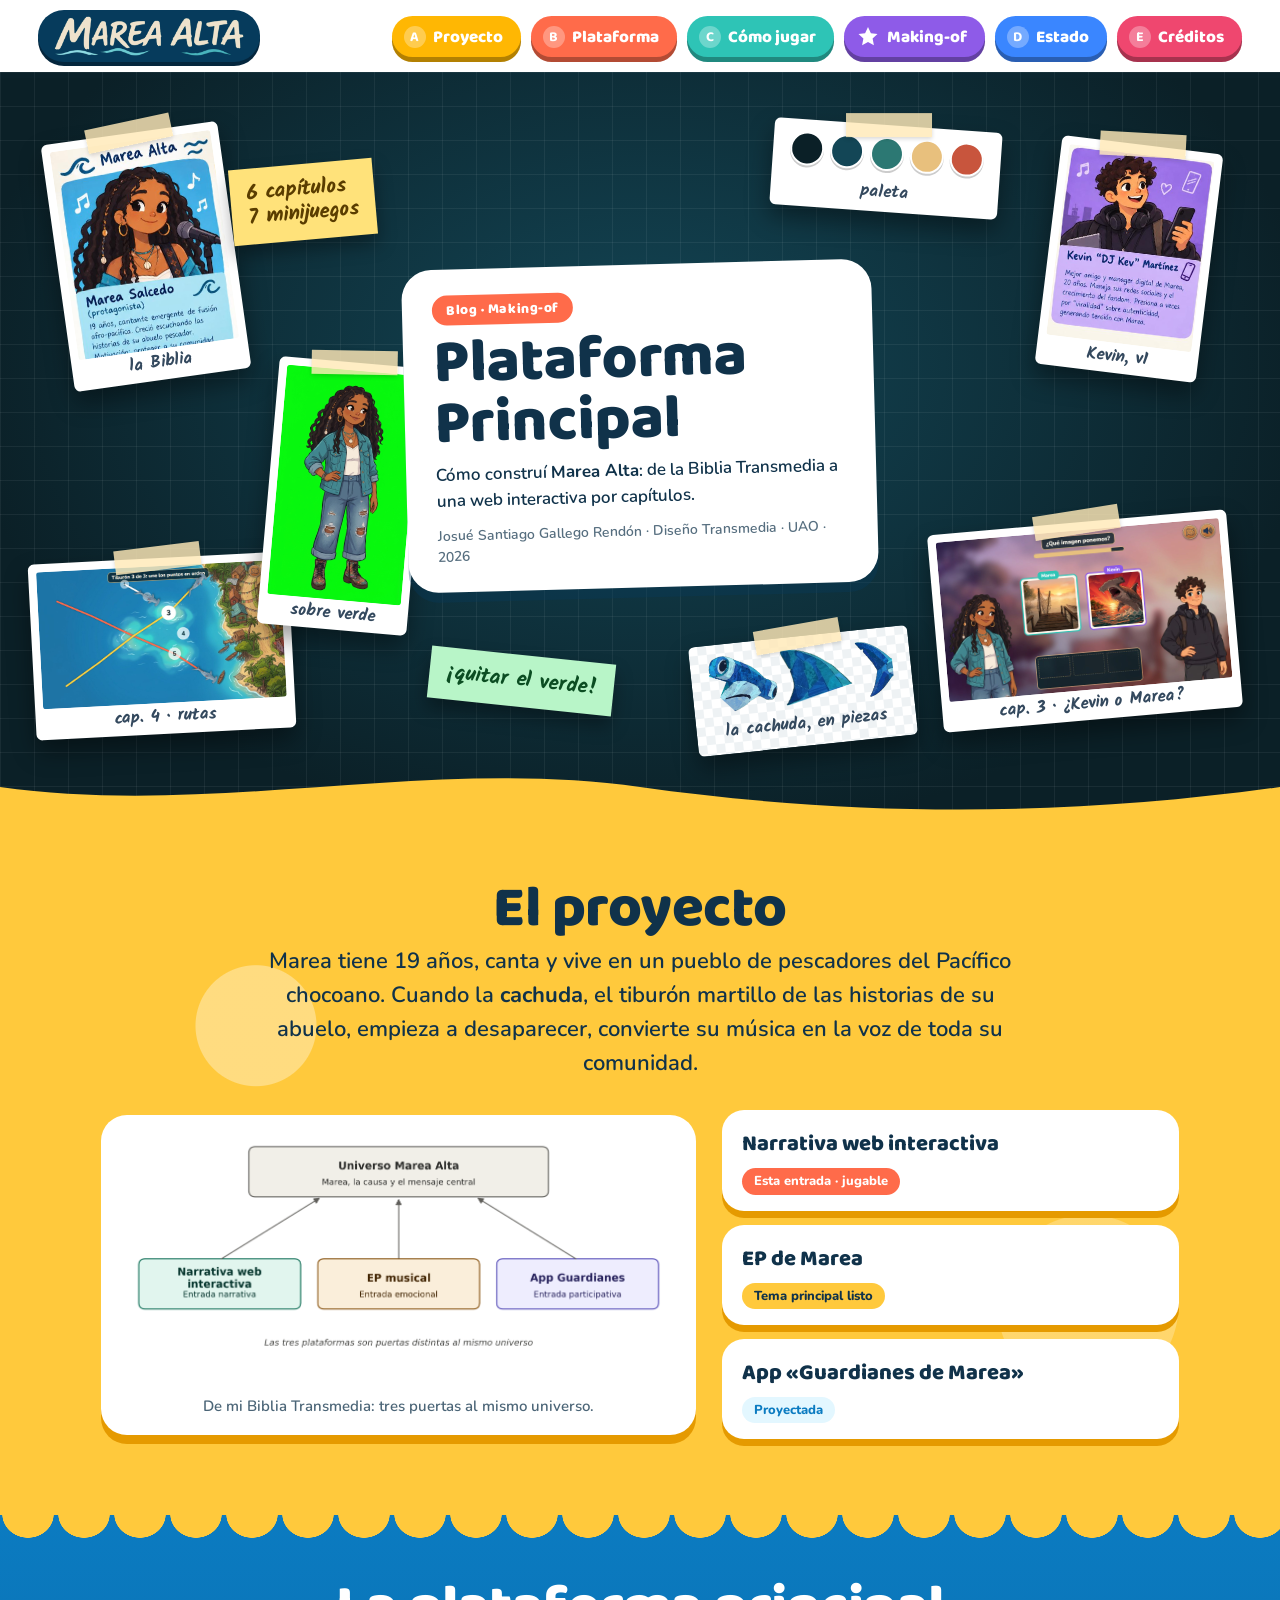
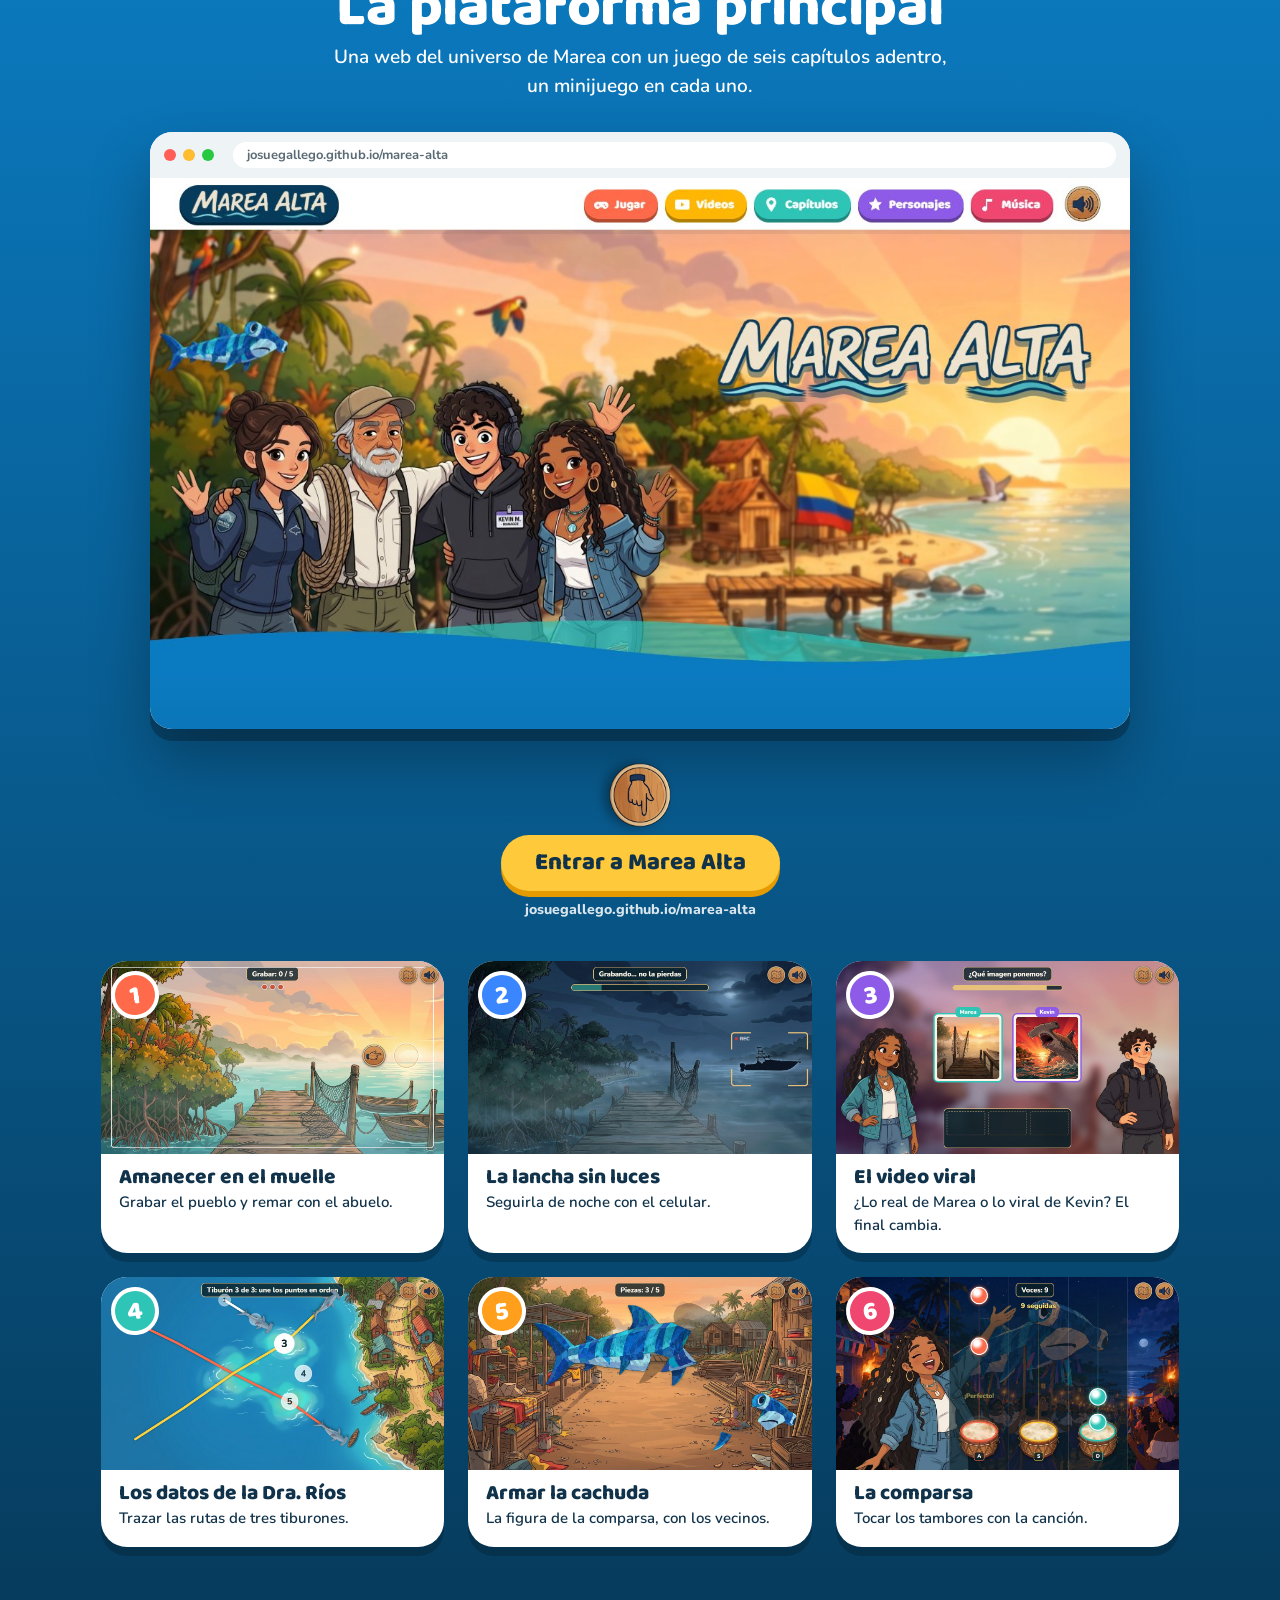
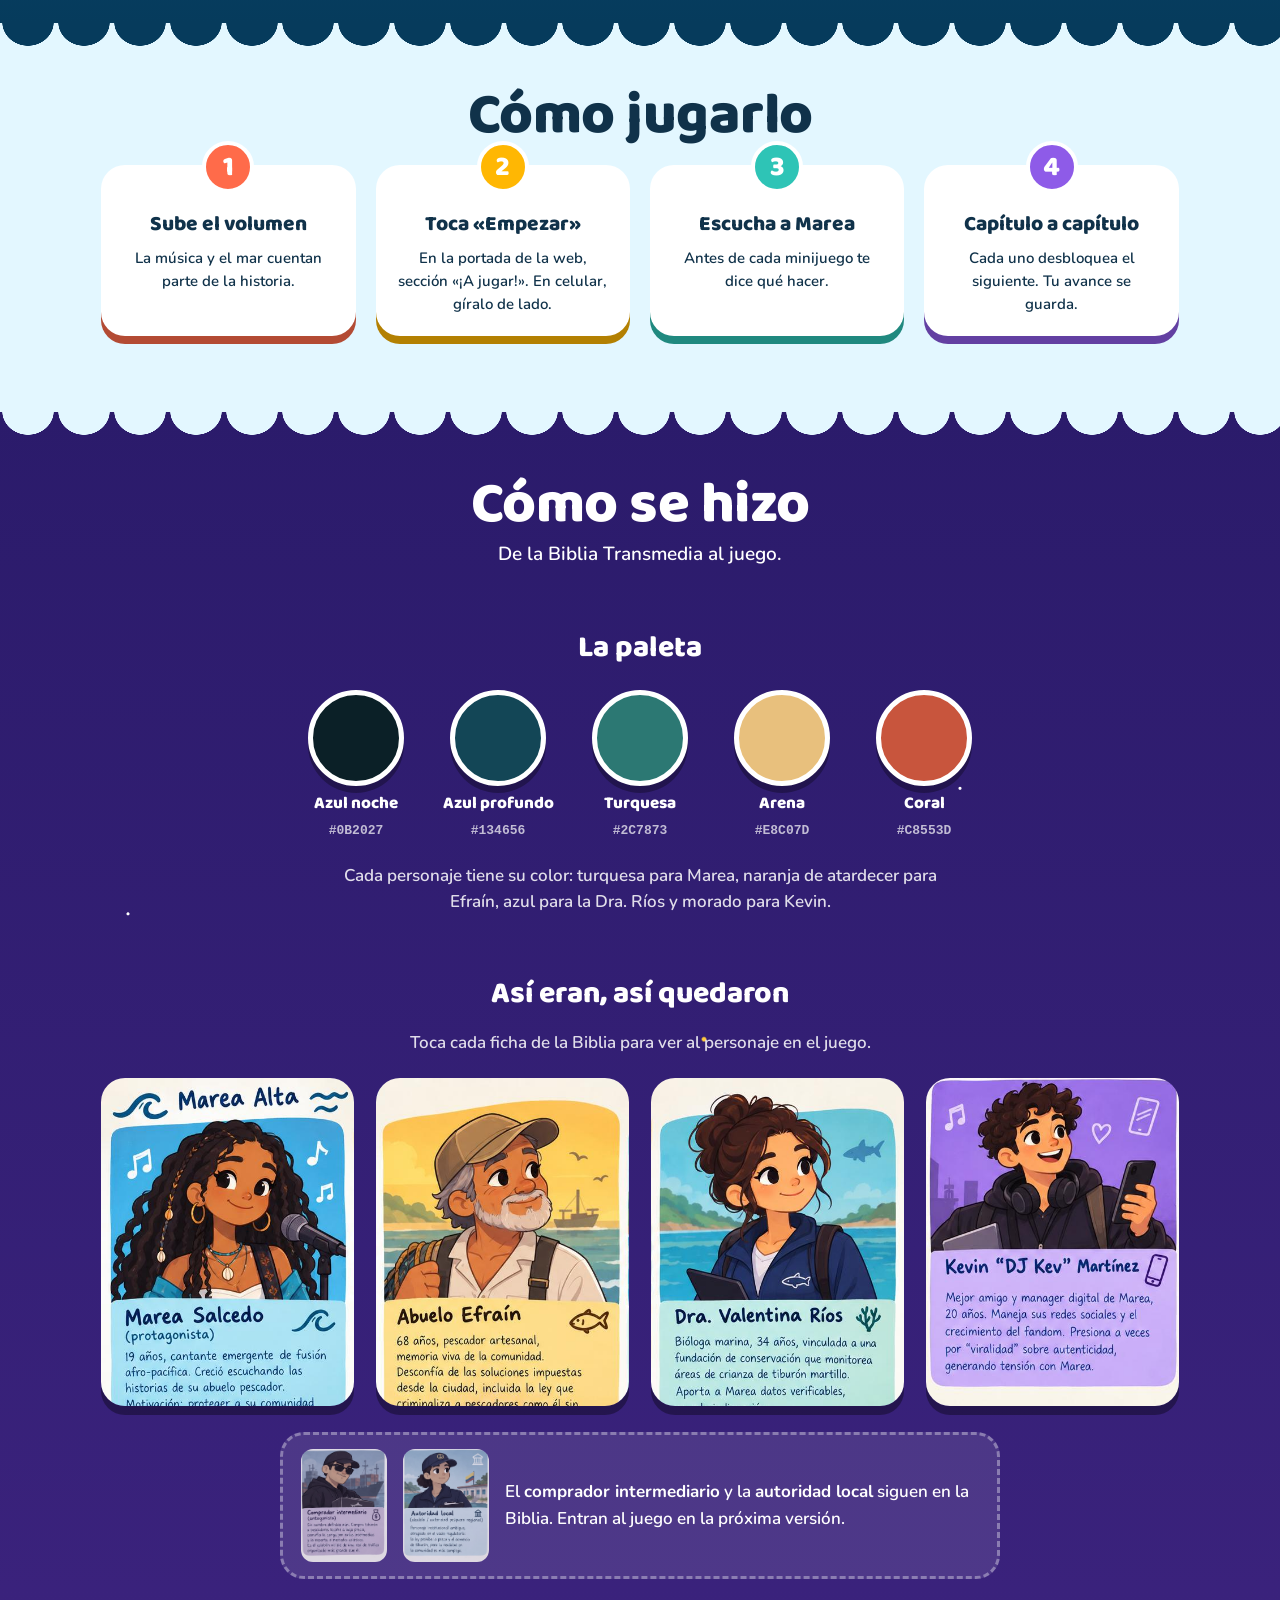
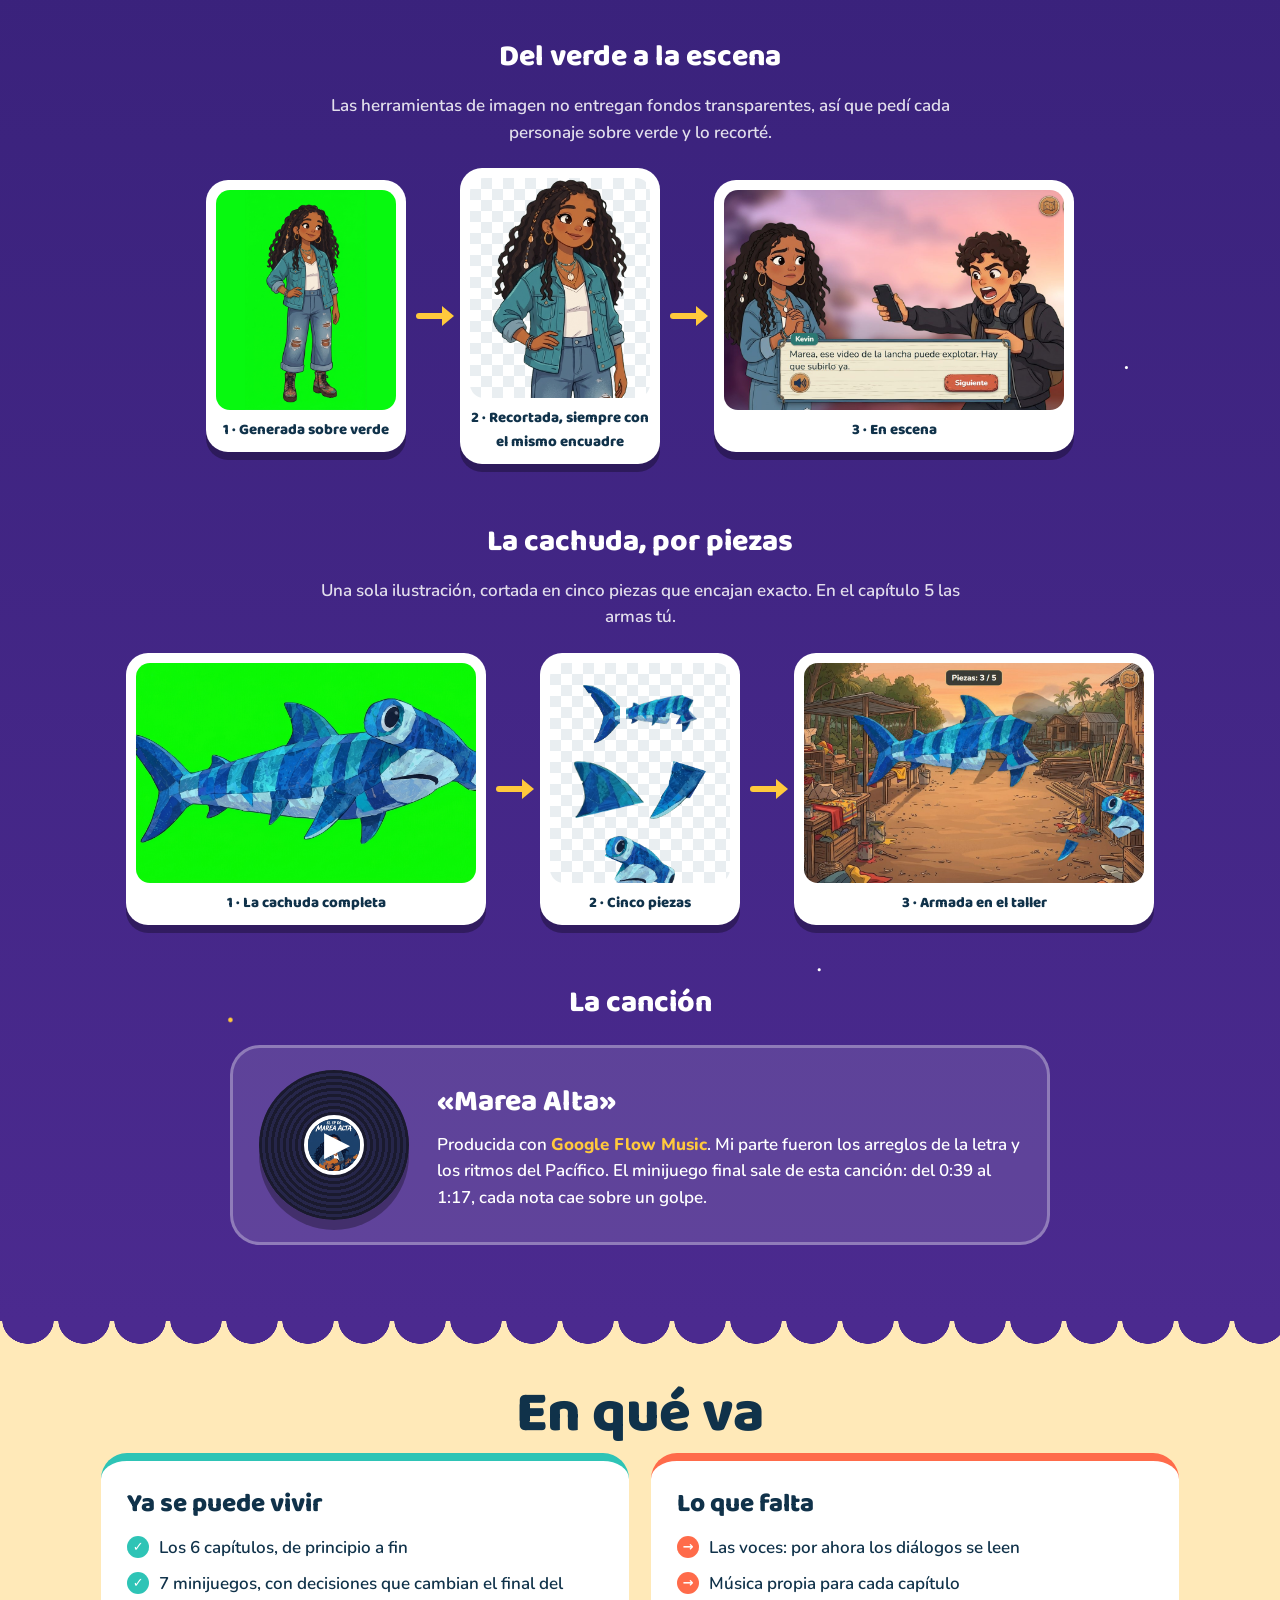
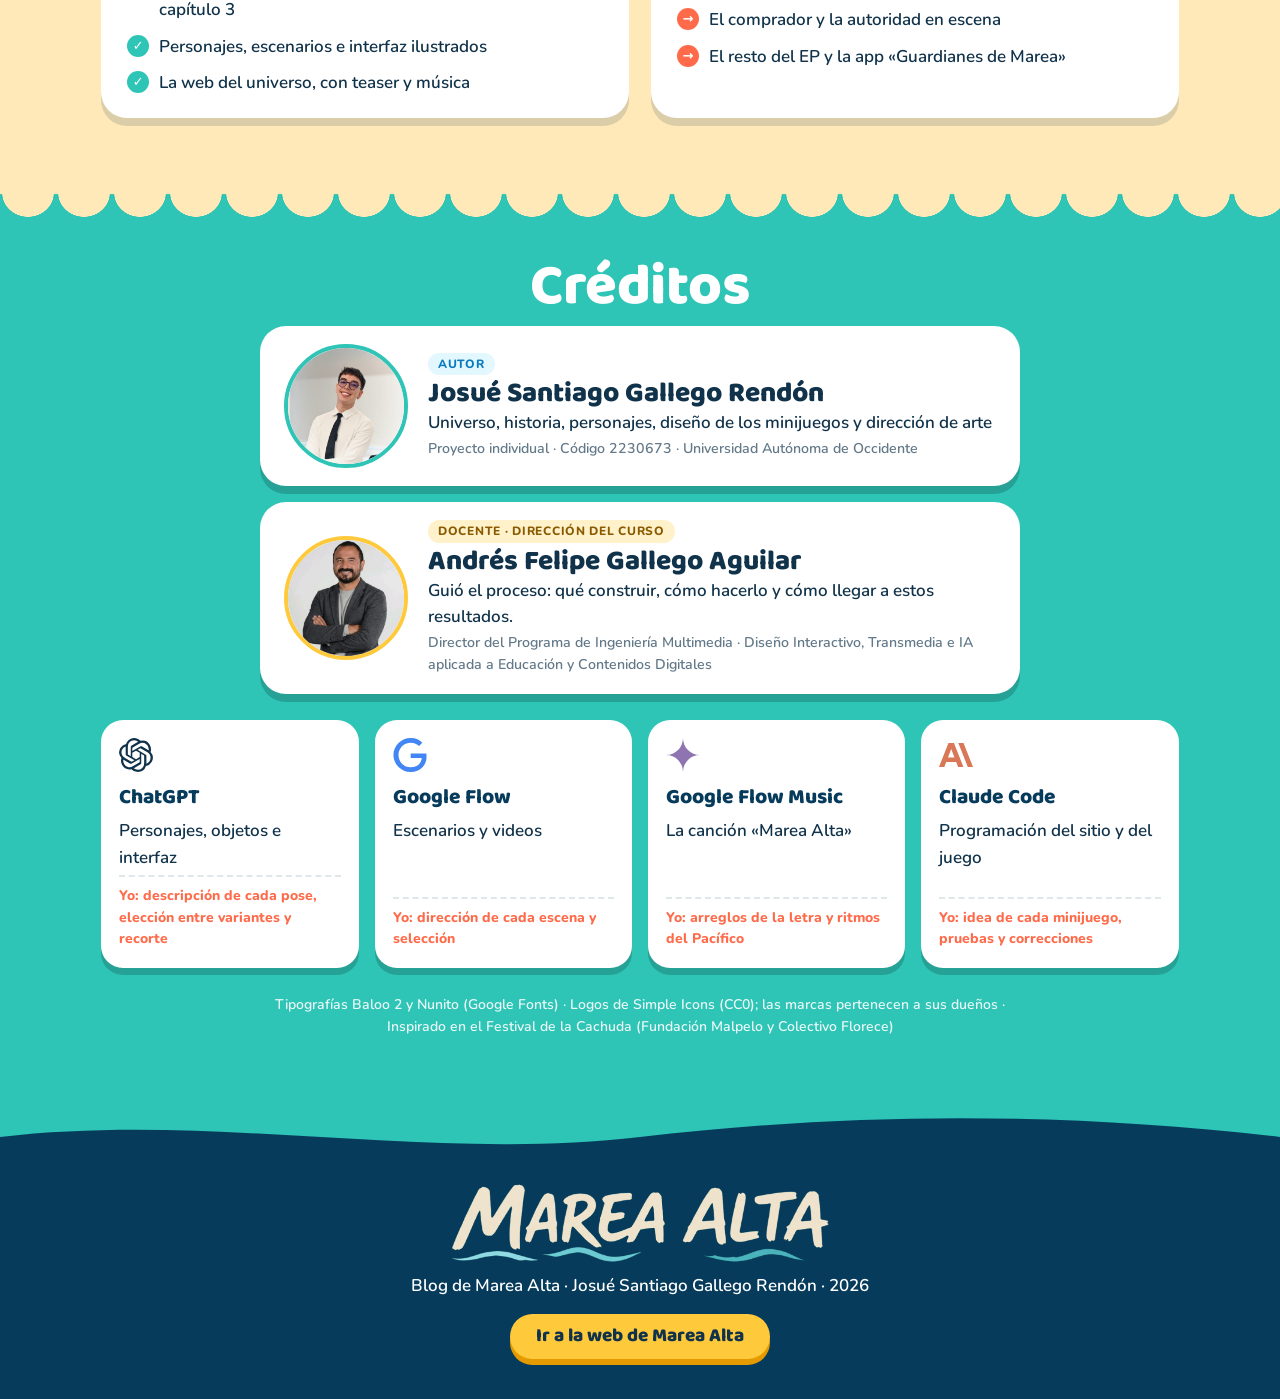
<file: public/blog.html>
<!doctype html>
<html lang="es">
<head>
<meta charset="utf-8">
<meta name="viewport" content="width=device-width, initial-scale=1">
<title>Plataforma Principal · Blog de Marea Alta</title>
<meta name="description" content="Blog de Marea Alta. Plataforma principal: cómo se construyó la narrativa web interactiva, desde la Biblia Transmedia hasta el juego.">
<link rel="icon" type="image/png" sizes="32x32" href="assets/ui/favicon-32.png">
<link rel="apple-touch-icon" href="assets/ui/apple-touch-icon.png">
<meta name="theme-color" content="#063B5C">
<link rel="preconnect" href="https://fonts.googleapis.com">
<link rel="preconnect" href="https://fonts.gstatic.com" crossorigin>
<link href="https://fonts.googleapis.com/css2?family=Baloo+2:wght@600;800&family=Kalam:wght@700&family=Nunito:wght@600;800&display=swap" rel="stylesheet">
<link rel="stylesheet" href="css/site.css">
<link rel="stylesheet" href="css/blog.css">
</head>
<body>
<!-- BLOG · Entrada «Plataforma Principal» (actividad final). Usa los estilos de la web (site.css) más blog.css. -->

<header class="top">
  <a class="brand" href="index.html" aria-label="Volver a la web de Marea Alta">
    <img src="assets/ui/logo_marea_alta.png" alt="Marea Alta" class="brand-logo">
  </a>
  <nav class="nav" aria-label="Secciones de la entrada">
    <a href="#proyecto" class="pill" style="--c:#FFB703"><b class="pl">A</b>Proyecto</a>
    <a href="#plataforma" class="pill" style="--c:#FF6B4A"><b class="pl">B</b>Plataforma</a>
    <a href="#como" class="pill" style="--c:#2EC4B6"><b class="pl">C</b>Cómo jugar</a>
    <a href="#making" class="pill" style="--c:#8E5BE8"><svg viewBox="0 0 24 24" aria-hidden="true"><path d="m12 2 2.9 6.2 6.6.8-4.9 4.6 1.3 6.6L12 16.9 6.1 20.2l1.3-6.6L2.5 9l6.6-.8L12 2Z"/></svg>Making-of</a>
    <a href="#estado" class="pill" style="--c:#3A86FF"><b class="pl">D</b>Estado</a>
    <a href="#creditos" class="pill" style="--c:#EF476F"><b class="pl">E</b>Créditos</a>
  </nav>
</header>

<main>
  <!-- PORTADA DE LA ENTRADA: mesa de trabajo (making-of) -->
  <section class="mk-hero">
    <div class="mk-board">
      <figure class="pin p1"><img src="assets/blog/biblia_marea.jpg" alt="Ficha original de Marea en la Biblia"><figcaption>la Biblia</figcaption></figure>
      <figure class="pin p2"><img src="assets/blog/proceso_marea_verde.jpg" alt="Marea generada sobre fondo verde"><figcaption>sobre verde</figcaption></figure>
      <figure class="pin p3 wide"><img src="assets/blog/blog_c4.jpg" alt="Minijuego de las rutas de los tiburones"><figcaption>cap. 4 · rutas</figcaption></figure>
      <figure class="pin p4"><img src="assets/blog/biblia_kevin.jpg" alt="Ficha original de Kevin"><figcaption>Kevin, v1</figcaption></figure>
      <figure class="pin p5 wide"><img src="assets/blog/blog_c3.jpg" alt="Minijuego ¿Kevin o Marea?"><figcaption>cap. 3 · ¿Kevin o Marea?</figcaption></figure>
      <div class="pin p6 swatch"><i style="--c:#0B2027"></i><i style="--c:#134656"></i><i style="--c:#2C7873"></i><i style="--c:#E8C07D"></i><i style="--c:#C8553D"></i><span>paleta</span></div>
      <div class="pin p7 cutout"><img src="assets/objects/cachuda_head.png" alt=""><img src="assets/objects/cachuda_fin_dorsal.png" alt=""><img src="assets/objects/cachuda_tail.png" alt=""><span>la cachuda, en piezas</span></div>
      <p class="note n1">6 capítulos<br>7 minijuegos</p>
      <p class="note n2">¡quitar el verde!</p>
      <article class="post-card mk-card">
        <span class="post-chip">Blog · Making-of</span>
        <h1>Plataforma Principal</h1>
        <p>Cómo construí <b>Marea Alta</b>: de la Biblia Transmedia a una web interactiva por capítulos.</p>
        <p class="post-meta">Josué Santiago Gallego Rendón · Diseño Transmedia · UAO · 2026</p>
      </article>
    </div>
    <svg class="mk-wave" viewBox="0 0 1440 80" preserveAspectRatio="none" aria-hidden="true"><path d="M0 40 C240 80 480 0 720 40 S1200 80 1440 40 V80 H0Z"/></svg>
  </section>

  <!-- A. EL PROYECTO -->
  <section id="proyecto" class="band band-sun">
    <div class="wrap">
      <h2 class="title">El proyecto</h2>
      <p class="lead big">Marea tiene 19 años, canta y vive en un pueblo de pescadores del Pacífico chocoano. Cuando la <b>cachuda</b>, el tiburón martillo de las historias de su abuelo, empieza a desaparecer, convierte su música en la voz de toda su comunidad.</p>
      <div class="doors">
        <figure class="doors-img pop"><img src="assets/blog/biblia_plataformas.png" alt="Diagrama de la Biblia Transmedia: narrativa web, EP musical y app Guardianes"><figcaption>De mi Biblia Transmedia: tres puertas al mismo universo.</figcaption></figure>
        <ul class="doors-list">
          <li class="pop"><b>Narrativa web interactiva</b><span class="st ok">Esta entrada · jugable</span></li>
          <li class="pop"><b>EP de Marea</b><span class="st mid">Tema principal listo</span></li>
          <li class="pop"><b>App «Guardianes de Marea»</b><span class="st no">Proyectada</span></li>
        </ul>
      </div>
    </div>
  </section>

  <!-- B. PRIMERA VERSIÓN -->
  <section id="plataforma" class="band band-sea" style="--prev:#FFC93C">
    <div class="wrap">
      <h2 class="title">La plataforma principal</h2>
      <p class="lead">Una web del universo de Marea con un juego de seis capítulos adentro, un minijuego en cada uno.</p>
      <a class="showcase pop" href="index.html" target="_blank" rel="noopener" aria-label="Abrir la plataforma principal de Marea Alta">
        <span class="browser"><i></i><i></i><i></i><em>josuegallego.github.io/marea-alta</em></span>
        <img src="assets/blog/blog_index.jpg" alt="Portada de la web de Marea Alta">
      </a>
      <div class="go-cta">
        <span class="hand" aria-hidden="true"></span>
        <a class="btn btn-sun big-cta" href="index.html" target="_blank" rel="noopener">Entrar a Marea Alta</a>
        <small>josuegallego.github.io/marea-alta</small>
      </div>
      <div class="caps">
        <article class="cap pop" style="--c:#FF6B4A"><div class="cap-img"><img src="assets/blog/blog_c1.jpg" alt="" loading="lazy"><span class="num">1</span></div><h3>Amanecer en el muelle</h3><p>Grabar el pueblo y remar con el abuelo.</p></article>
        <article class="cap pop" style="--c:#3A86FF"><div class="cap-img"><img src="assets/blog/blog_c2.jpg" alt="" loading="lazy"><span class="num">2</span></div><h3>La lancha sin luces</h3><p>Seguirla de noche con el celular.</p></article>
        <article class="cap pop" style="--c:#8E5BE8"><div class="cap-img"><img src="assets/blog/blog_c3.jpg" alt="" loading="lazy"><span class="num">3</span></div><h3>El video viral</h3><p>¿Lo real de Marea o lo viral de Kevin? El final cambia.</p></article>
        <article class="cap pop" style="--c:#2EC4B6"><div class="cap-img"><img src="assets/blog/blog_c4.jpg" alt="" loading="lazy"><span class="num">4</span></div><h3>Los datos de la Dra. Ríos</h3><p>Trazar las rutas de tres tiburones.</p></article>
        <article class="cap pop" style="--c:#FF9F1C"><div class="cap-img"><img src="assets/blog/blog_c5.jpg" alt="" loading="lazy"><span class="num">5</span></div><h3>Armar la cachuda</h3><p>La figura de la comparsa, con los vecinos.</p></article>
        <article class="cap pop" style="--c:#EF476F"><div class="cap-img"><img src="assets/blog/blog_c6.jpg" alt="" loading="lazy"><span class="num">6</span></div><h3>La comparsa</h3><p>Tocar los tambores con la canción.</p></article>
      </div>
    </div>
  </section>

  <!-- C. CÓMO JUGAR -->
  <section id="como" class="band band-sky" style="--prev:#063B5C">
    <div class="wrap">
      <h2 class="title">Cómo jugarlo</h2>
      <div class="howto">
        <div class="pop" style="--c:#FF6B4A"><span>1</span><b>Sube el volumen</b><p>La música y el mar cuentan parte de la historia.</p></div>
        <div class="pop" style="--c:#FFB703"><span>2</span><b>Toca «Empezar»</b><p>En la portada de la web, sección «¡A jugar!». En celular, gíralo de lado.</p></div>
        <div class="pop" style="--c:#2EC4B6"><span>3</span><b>Escucha a Marea</b><p>Antes de cada minijuego te dice qué hacer.</p></div>
        <div class="pop" style="--c:#8E5BE8"><span>4</span><b>Capítulo a capítulo</b><p>Cada uno desbloquea el siguiente. Tu avance se guarda.</p></div>
      </div>
    </div>
  </section>

  <!-- MAKING-OF -->
  <section id="making" class="band band-night" style="--prev:#E3F7FF">
    <div class="wrap">
      <h2 class="title">Cómo se hizo</h2>
      <p class="lead">De la Biblia Transmedia al juego.</p>

      <h3 class="subtitle">La paleta</h3>
      <div class="palette">
        <div style="--c:#0B2027"><i></i><b>Azul noche</b><span>#0B2027</span></div>
        <div style="--c:#134656"><i></i><b>Azul profundo</b><span>#134656</span></div>
        <div style="--c:#2C7873"><i></i><b>Turquesa</b><span>#2C7873</span></div>
        <div style="--c:#E8C07D"><i></i><b>Arena</b><span>#E8C07D</span></div>
        <div style="--c:#C8553D"><i></i><b>Coral</b><span>#C8553D</span></div>
      </div>
      <p class="hint">Cada personaje tiene su color: turquesa para Marea, naranja de atardecer para Efraín, azul para la Dra. Ríos y morado para Kevin.</p>

      <h3 class="subtitle">Así eran, así quedaron</h3>
      <p class="hint">Toca cada ficha de la Biblia para ver al personaje en el juego.</p>
      <div class="flips">
        <button class="flip" style="--c:#2EC4B6"><span class="f-front"><img src="assets/blog/biblia_marea.jpg" alt="Ficha original de Marea en la Biblia"></span><span class="f-back"><img src="assets/characters/marea_neutral.png" alt="Marea en el juego"><b>Marea</b></span></button>
        <button class="flip" style="--c:#FF9F43"><span class="f-front"><img src="assets/blog/biblia_efrain.jpg" alt="Ficha original de Efraín"></span><span class="f-back"><img src="assets/characters/efrain_neutral.png" alt="Efraín en el juego"><b>Abuelo Efraín</b></span></button>
        <button class="flip" style="--c:#3A86FF"><span class="f-front"><img src="assets/blog/biblia_rios.jpg" alt="Ficha original de la Dra. Ríos"></span><span class="f-back"><img src="assets/characters/rios_smiling.png" alt="Dra. Ríos en el juego"><b>Dra. Ríos</b></span></button>
        <button class="flip" style="--c:#8E5BE8"><span class="f-front"><img src="assets/blog/biblia_kevin.jpg" alt="Ficha original de Kevin"></span><span class="f-back"><img src="assets/characters/kevin_neutral.png" alt="Kevin en el juego"><b>Kevin</b></span></button>
      </div>
      <div class="waiting">
        <img src="assets/blog/biblia_comprador.jpg" alt="Ficha del comprador intermediario">
        <img src="assets/blog/biblia_autoridad.jpg" alt="Ficha de la autoridad local">
        <p>El <b>comprador intermediario</b> y la <b>autoridad local</b> siguen en la Biblia. Entran al juego en la próxima versión.</p>
      </div>

      <h3 class="subtitle">Del verde a la escena</h3>
      <p class="hint">Las herramientas de imagen no entregan fondos transparentes, así que pedí cada personaje sobre verde y lo recorté.</p>
      <div class="steps">
        <figure class="pop"><img class="full" src="assets/blog/proceso_marea_verde.jpg" alt="Marea generada sobre fondo verde"><figcaption>1 · Generada sobre verde</figcaption></figure>
        <span class="go" aria-hidden="true"></span>
        <figure class="pop"><span class="checker"><img src="assets/characters/marea_neutral.png" alt="Marea recortada"></span><figcaption>2 · Recortada, siempre con el mismo encuadre</figcaption></figure>
        <span class="go" aria-hidden="true"></span>
        <figure class="pop wide"><img src="assets/blog/blog_dialogo.jpg" alt="Marea y Kevin en una escena del juego"><figcaption>3 · En escena</figcaption></figure>
      </div>

      <h3 class="subtitle">La cachuda, por piezas</h3>
      <p class="hint">Una sola ilustración, cortada en cinco piezas que encajan exacto. En el capítulo 5 las armas tú.</p>
      <div class="steps">
        <figure class="pop wide"><img src="assets/blog/proceso_cachuda_verde.jpg" alt="Cachuda generada sobre fondo verde"><figcaption>1 · La cachuda completa</figcaption></figure>
        <span class="go" aria-hidden="true"></span>
        <figure class="pop pieces"><span class="checker">
          <img src="assets/objects/cachuda_tail.png" alt=""><img src="assets/objects/cachuda_body.png" alt=""><img src="assets/objects/cachuda_fin_dorsal.png" alt=""><img src="assets/objects/cachuda_fin_pectoral.png" alt=""><img src="assets/objects/cachuda_head.png" alt="">
        </span><figcaption>2 · Cinco piezas</figcaption></figure>
        <span class="go" aria-hidden="true"></span>
        <figure class="pop wide"><img src="assets/blog/blog_c5.jpg" alt="La cachuda armándose en el taller"><figcaption>3 · Armada en el taller</figcaption></figure>
      </div>

      <h3 class="subtitle">La canción</h3>
      <div class="song pop">
        <button class="disc" id="disc" aria-label="Escuchar Marea Alta"><span class="disc-label"><img src="assets/web/web_tema.jpg" alt=""></span><span class="disc-play" aria-hidden="true">▶</span></button>
        <div>
          <b>«Marea Alta»</b>
          <p>Producida con <b>Google Flow Music</b>. Mi parte fueron los arreglos de la letra y los ritmos del Pacífico. El minijuego final sale de esta canción: del 0:39 al 1:17, cada nota cae sobre un golpe.</p>
        </div>
        <audio id="tema" preload="none"><source src="assets/audio/music/mus_tema.mp3" type="audio/mpeg"><source src="assets/audio/music/mus_tema.m4a" type="audio/mp4"></audio>
      </div>
    </div>
  </section>

  <!-- D. ESTADO -->
  <section id="estado" class="band band-sand" style="--prev:#4B2A8F">
    <div class="wrap">
      <h2 class="title">En qué va</h2>
      <div class="state">
        <div class="pop ok"><h3>Ya se puede vivir</h3><ul>
          <li>Los 6 capítulos, de principio a fin</li>
          <li>7 minijuegos, con decisiones que cambian el final del capítulo 3</li>
          <li>Personajes, escenarios e interfaz ilustrados</li>
          <li>La web del universo, con teaser y música</li>
        </ul></div>
        <div class="pop next"><h3>Lo que falta</h3><ul>
          <li>Las voces: por ahora los diálogos se leen</li>
          <li>Música propia para cada capítulo</li>
          <li>El comprador y la autoridad en escena</li>
          <li>El resto del EP y la app «Guardianes de Marea»</li>
        </ul></div>
      </div>
    </div>
  </section>

  <!-- E. CRÉDITOS -->
  <section id="creditos" class="band band-turq" style="--prev:#FFE9B8">
    <div class="wrap">
      <h2 class="title">Créditos</h2>
      <div class="author pop">
        <img src="assets/blog/josue.png" alt="Josué Santiago Gallego Rendón">
        <div><span class="role-chip">Autor</span><b>Josué Santiago Gallego Rendón</b><span>Universo, historia, personajes, diseño de los minijuegos y dirección de arte</span><small>Proyecto individual · Código 2230673 · Universidad Autónoma de Occidente</small></div>
      </div>
      <div class="author teacher pop">
        <img src="assets/blog/docente.png" alt="Andrés Felipe Gallego Aguilar">
        <div><span class="role-chip">Docente · Dirección del curso</span><b>Andrés Felipe Gallego Aguilar</b><span>Guió el proceso: qué construir, cómo hacerlo y cómo llegar a estos resultados.</span><small>Director del Programa de Ingeniería Multimedia · Diseño Interactivo, Transmedia e IA aplicada a Educación y Contenidos Digitales</small></div>
      </div>
      <div class="tools">
        <div class="pop"><svg class="logo" viewBox="0 0 24 24" aria-hidden="true" style="fill:#10324A"><path d="M22.2819 9.8211a5.9847 5.9847 0 0 0-.5157-4.9108 6.0462 6.0462 0 0 0-6.5098-2.9A6.0651 6.0651 0 0 0 4.9807 4.1818a5.9847 5.9847 0 0 0-3.9977 2.9 6.0462 6.0462 0 0 0 .7427 7.0966 5.98 5.98 0 0 0 .511 4.9107 6.051 6.051 0 0 0 6.5146 2.9001A5.9847 5.9847 0 0 0 13.2599 24a6.0557 6.0557 0 0 0 5.7718-4.2058 5.9894 5.9894 0 0 0 3.9977-2.9001 6.0557 6.0557 0 0 0-.7475-7.0729zm-9.022 12.6081a4.4755 4.4755 0 0 1-2.8764-1.0408l.1419-.0804 4.7783-2.7582a.7948.7948 0 0 0 .3927-.6813v-6.7369l2.02 1.1686a.071.071 0 0 1 .038.052v5.5826a4.504 4.504 0 0 1-4.4945 4.4944zm-9.6607-4.1254a4.4708 4.4708 0 0 1-.5346-3.0137l.142.0852 4.783 2.7582a.7712.7712 0 0 0 .7806 0l5.8428-3.3685v2.3324a.0804.0804 0 0 1-.0332.0615L9.74 19.9502a4.4992 4.4992 0 0 1-6.1408-1.6464zM2.3408 7.8956a4.485 4.485 0 0 1 2.3655-1.9728V11.6a.7664.7664 0 0 0 .3879.6765l5.8144 3.3543-2.0201 1.1685a.0757.0757 0 0 1-.071 0l-4.8303-2.7865A4.504 4.504 0 0 1 2.3408 7.872zm16.5963 3.8558L13.1038 8.364 15.1192 7.2a.0757.0757 0 0 1 .071 0l4.8303 2.7913a4.4944 4.4944 0 0 1-.6765 8.1042v-5.6772a.79.79 0 0 0-.407-.667zm2.0107-3.0231l-.142-.0852-4.7735-2.7818a.7759.7759 0 0 0-.7854 0L9.409 9.2297V6.8974a.0662.0662 0 0 1 .0284-.0615l4.8303-2.7866a4.4992 4.4992 0 0 1 6.6802 4.66zM8.3065 12.863l-2.02-1.1638a.0804.0804 0 0 1-.038-.0567V6.0742a4.4992 4.4992 0 0 1 7.3757-3.4537l-.142.0805L8.704 5.459a.7948.7948 0 0 0-.3927.6813zm1.0976-2.3654l2.602-1.4998 2.6069 1.4998v2.9994l-2.5974 1.4997-2.6067-1.4997Z"/></svg><b>ChatGPT</b><span>Personajes, objetos e interfaz</span><em>Yo: descripción de cada pose, elección entre variantes y recorte</em></div>
        <div class="pop"><svg class="logo" viewBox="0 0 24 24" aria-hidden="true" style="fill:#4285F4"><path d="M12.48 10.92v3.28h7.84c-.24 1.84-.853 3.187-1.787 4.133-1.147 1.147-2.933 2.4-6.053 2.4-4.827 0-8.6-3.893-8.6-8.72s3.773-8.72 8.6-8.72c2.6 0 4.507 1.027 5.907 2.347l2.307-2.307C18.747 1.44 16.133 0 12.48 0 5.867 0 .307 5.387.307 12s5.56 12 12.173 12c3.573 0 6.267-1.173 8.373-3.36 2.16-2.16 2.84-5.213 2.84-7.667 0-.76-.053-1.467-.173-2.053H12.48z"/></svg><b>Google Flow</b><span>Escenarios y videos</span><em>Yo: dirección de cada escena y selección</em></div>
        <div class="pop"><svg class="logo" viewBox="0 0 24 24" aria-hidden="true" style="fill:#8E75B2"><path d="M11.04 19.32Q12 21.51 12 24q0-2.49.93-4.68.96-2.19 2.58-3.81t3.81-2.55Q21.51 12 24 12q-2.49 0-4.68-.93a12.3 12.3 0 0 1-3.81-2.58 12.3 12.3 0 0 1-2.58-3.81Q12 2.49 12 0q0 2.49-.96 4.68-.93 2.19-2.55 3.81a12.3 12.3 0 0 1-3.81 2.58Q2.49 12 0 12q2.49 0 4.68.96 2.19.93 3.81 2.55t2.55 3.81"/></svg><b>Google Flow Music</b><span>La canción «Marea Alta»</span><em>Yo: arreglos de la letra y ritmos del Pacífico</em></div>
        <div class="pop"><svg class="logo" viewBox="0 0 24 24" aria-hidden="true" style="fill:#D97757"><path d="M17.3041 3.541h-3.6718l6.696 16.918H24Zm-10.6082 0L0 20.459h3.7442l1.3693-3.5527h7.0052l1.3693 3.5528h3.7442L10.5363 3.5409Zm-.3712 10.2232 2.2914-5.9456 2.2914 5.9456Z"/></svg><b>Claude Code</b><span>Programación del sitio y del juego</span><em>Yo: idea de cada minijuego, pruebas y correcciones</em></div>
      </div>
      <p class="thanks">Tipografías Baloo 2 y Nunito (Google Fonts) · Logos de Simple Icons (CC0); las marcas pertenecen a sus dueños · Inspirado en el Festival de la Cachuda (Fundación Malpelo y Colectivo Florece)</p>
    </div>
  </section>
</main>

<footer class="foot">
  <svg class="foot-wave" viewBox="0 0 1440 80" preserveAspectRatio="none" aria-hidden="true"><path d="M0 40 C240 0 480 80 720 40 S1200 0 1440 40 V0 H0Z"/></svg>
  <img src="assets/ui/logo_marea_alta.png" alt="Marea Alta" class="foot-logo">
  <p>Blog de Marea Alta · Josué Santiago Gallego Rendón · 2026</p>
  <a class="btn btn-sun" href="index.html">Ir a la web de Marea Alta</a>
</footer>

<script src="js/blog.js"></script>
</body>
</html>
</file>
<file: public/css/site.css>
/* Estilos de la WEB PRINCIPAL (index.html) — estilo web para niños: colores vivos, bordes gruesos, sombras de "sticker" y animaciones con rebote. */
:root{
  --noche:#0B2027; --mar-osc:#063B5C; --mar:#0B7BC1; --cielo:#58D0F5; --cielo-claro:#E3F7FF;
  --turq:#2EC4B6; --sol:#FFC93C; --sol-osc:#E59A00; --coral:#FF6B4A; --rosa:#EF476F; --morado:#8E5BE8;
  --arena:#FFE9B8; --blanco:#FFFFFF; --tinta:#10324A;
  --rebote:cubic-bezier(.34,1.7,.5,1);
  --titulo:"Baloo 2","Trebuchet MS",sans-serif; --texto:"Nunito","Segoe UI",system-ui,sans-serif;
}
*{box-sizing:border-box}
html{scroll-behavior:smooth;scroll-padding-top:84px}
body{margin:0;background:var(--cielo-claro);color:var(--tinta);font-family:var(--texto);font-weight:600;font-size:17px;line-height:1.55;overflow-x:hidden}
img{max-width:100%;display:block}
a{color:inherit}
button{font:inherit;color:inherit}

/* Relleno cuando falta una imagen */
.ph{display:flex;align-items:center;justify-content:center;text-align:center;padding:10px;font-weight:800;
  background:repeating-linear-gradient(135deg,rgba(255,255,255,.35) 0 12px,rgba(255,255,255,.15) 12px 24px);
  border:3px dashed rgba(16,50,74,.35);color:var(--tinta);border-radius:18px}

/* ---------- Barra superior ---------- */
.top{position:sticky;top:0;z-index:50;display:flex;align-items:center;gap:16px;padding:10px 3vw;background:var(--blanco);
  box-shadow:0 6px 0 rgba(16,50,74,.08)}
.brand-logo{height:52px;width:auto;transition:transform .4s var(--rebote)}
.brand:hover .brand-logo{transform:rotate(-6deg) scale(1.08)}
.brand-logo.ph{height:52px;padding:0 14px;font:800 26px var(--titulo);border:0;background:var(--mar);color:#fff;border-radius:999px}
.nav{display:flex;gap:10px;margin-left:auto}
.pill{display:flex;align-items:center;gap:7px;text-decoration:none;font:800 17px var(--titulo);color:#fff;background:var(--c);
  padding:8px 18px 6px 12px;border-radius:999px;box-shadow:0 5px 0 color-mix(in srgb,var(--c) 70%,#000);transition:transform .35s var(--rebote),box-shadow .2s}
.pill svg{width:24px;height:24px;fill:#fff;transition:transform .5s var(--rebote)}
.pill:hover{transform:translateY(-4px) scale(1.06)}
.pill:hover svg{transform:rotate(-15deg) scale(1.25)}
.pill:active{transform:translateY(3px);box-shadow:0 2px 0 color-mix(in srgb,var(--c) 70%,#000)}
.sound{width:46px;height:46px;border-radius:50%;border:3px solid var(--tinta);background:var(--sol);font-size:20px;cursor:pointer;flex:none;transition:transform .35s var(--rebote)}
.sound:hover{transform:rotate(12deg) scale(1.1)}
.sound[aria-pressed="false"]{background:#ddd}
a:focus-visible,button:focus-visible{outline:4px solid var(--sol);outline-offset:4px}

/* ---------- Escena de portada ---------- */
.scene{position:relative;height:clamp(460px,80vh,760px);overflow:hidden;
  background:linear-gradient(180deg,#5ED3F7 0%,#9BE4FA 55%,#BDF0FF 70%)}
.sky{position:absolute;inset:0}
.sun{position:absolute;top:10%;right:12%;width:120px;height:120px;border-radius:50%;background:var(--sol);
  box-shadow:0 0 0 18px rgba(255,201,60,.35),0 0 0 40px rgba(255,201,60,.15);animation:pulse 4s ease-in-out infinite}
.cloud{position:absolute;height:44px;width:150px;background:#fff;border-radius:44px;opacity:.95;animation:drift linear infinite}
.cloud::before,.cloud::after{content:"";position:absolute;background:#fff;border-radius:50%}
.cloud::before{width:70px;height:70px;left:22px;top:-34px}.cloud::after{width:52px;height:52px;left:78px;top:-22px}
.c1{top:14%;animation-duration:70s;animation-delay:-20s}.c2{top:30%;transform:scale(.7);animation-duration:90s;animation-delay:-60s}.c3{top:8%;transform:scale(.55);animation-duration:110s;animation-delay:-5s}
@keyframes drift{from{left:-200px}to{left:110%}}
@keyframes pulse{50%{transform:scale(1.06)}}
.scene-bg{position:absolute;inset:0;width:100%;height:100%;object-fit:cover;filter:blur(1.5px);transform:scale(1.02)}
.cachuda-swim{position:absolute;top:22%;width:180px;left:-220px;animation:swim 26s linear infinite;filter:drop-shadow(0 6px 8px rgba(0,0,0,.2))}
@keyframes swim{0%{left:-220px;transform:translateY(0) rotate(2deg)}25%{transform:translateY(-14px) rotate(-2deg)}50%{transform:translateY(0) rotate(2deg)}75%{transform:translateY(-14px) rotate(-2deg)}100%{left:110%;transform:translateY(0)}}
.scene-logo{position:absolute;left:50%;top:7%;transform:translateX(-50%);width:min(620px,84vw);z-index:3;
  /* contorno azul para que el logo crema se lea sobre el cielo */
  filter:drop-shadow(3px 0 0 #0B3A5C) drop-shadow(-3px 0 0 #0B3A5C) drop-shadow(0 3px 0 #0B3A5C) drop-shadow(0 -3px 0 #0B3A5C) drop-shadow(0 8px 0 rgba(11,58,92,.45));
  transition:scale .4s var(--rebote)}
.scene-logo:hover{scale:1.06}
.scene-logo.ph{font:800 clamp(56px,10vw,104px)/1 var(--titulo);color:#fff;border:0;background:none;text-shadow:0 6px 0 var(--mar),0 10px 18px rgba(0,0,0,.2);height:auto;padding:0}
@keyframes float{50%{translate:0 -10px}}
/* Portada con video: sombra suave arriba para que el logo se lea */
.scene-shade{display:none}
/* Los cuatro juntos (web_grupo.png, proporción 1346×745) */
.group{position:absolute;left:0;right:0;margin:0 auto;bottom:14px;z-index:4;height:min(60%,calc(96vw / 1.807));aspect-ratio:1346/745}
.group-img{width:100%;height:100%;object-fit:contain;object-position:bottom;transform-origin:bottom center;transition:transform .45s var(--rebote);
  filter:drop-shadow(0 0 14px rgba(6,59,92,.35))}
.group .ph{height:100%;border:0;background:rgba(255,255,255,.35);color:#fff;font:800 24px var(--titulo)}
.group:has(.spot:hover) .group-img{transform:translateY(-12px) scale(1.03)}
.spot{position:absolute;top:0;bottom:0;left:var(--x);width:var(--w);border-radius:40% 40% 0 0}
.spot .bubble{bottom:auto;top:-6%}
.spot:focus-visible{outline-offset:-4px}
.bubble{position:absolute;bottom:88%;left:50%;translate:-50% 0;background:#fff;color:var(--tinta);font:800 18px var(--titulo);white-space:nowrap;
  padding:6px 16px;border-radius:999px;border:3px solid var(--c);scale:0;transition:scale .4s var(--rebote);z-index:2}
.bubble::after{content:"";position:absolute;left:50%;top:100%;translate:-50% -3px;border:10px solid transparent;border-top-color:var(--c)}
.spot:hover .bubble,.spot:focus-visible .bubble{scale:1}
@keyframes bob{50%{translate:0 -8px}}
.waves{position:absolute;left:0;bottom:-1px;width:200%;height:90px;z-index:5;pointer-events:none}
.waves .w1{fill:#2EC4B6;opacity:.7;animation:waveX 12s linear infinite}
.waves .w2{fill:var(--mar);animation:waveX 8s linear infinite reverse}
@keyframes waveX{to{transform:translateX(-50%)}}

/* ---------- Bandas de color ---------- */
.band{position:relative;padding:64px 0 76px;overflow:hidden}
.wrap{max-width:1180px;margin:0 auto;padding:0 4vw;position:relative;z-index:2}
.band-sea{background:linear-gradient(180deg,var(--mar),var(--mar-osc));color:#fff}
.band-sun{background:var(--sol);background-image:radial-gradient(circle at 20% 30%,rgba(255,255,255,.35) 0 60px,transparent 61px),radial-gradient(circle at 85% 70%,rgba(255,255,255,.25) 0 90px,transparent 91px)}
.band-turq{background:var(--turq);color:#fff}
.band-sky{background:var(--cielo-claro)}
.band-night{color:#fff;background:
  radial-gradient(2px 2px at 10% 20%,#fff 50%,transparent),radial-gradient(2px 2px at 30% 75%,#fff 50%,transparent),
  radial-gradient(3px 3px at 55% 25%,#FFC93C 50%,transparent),radial-gradient(2px 2px at 75% 15%,#fff 50%,transparent),
  radial-gradient(2px 2px at 88% 62%,#fff 50%,transparent),radial-gradient(3px 3px at 18% 88%,#FFC93C 50%,transparent),
  radial-gradient(2px 2px at 64% 86%,#fff 50%,transparent),linear-gradient(180deg,#2B1B6B,#4B2A8F)}
.band-sand{background:var(--arena)}
/* Borde de festón: la sección anterior "cuelga" sobre esta (color en --prev) */
.band[style*="--prev"]::before{content:"";position:absolute;top:-1px;left:0;right:0;height:26px;z-index:1;background:var(--prev);
  -webkit-mask:radial-gradient(26px 24px at 50% 0,#000 98%,transparent 100%) 0 0/56px 26px repeat-x;
  mask:radial-gradient(26px 24px at 50% 0,#000 98%,transparent 100%) 0 0/56px 26px repeat-x}

.title{font:800 clamp(38px,5vw,58px)/1 var(--titulo);margin:0 0 6px;text-align:center;letter-spacing:-.5px}
.lead{text-align:center;max-width:620px;margin:0 auto 30px;font-size:19px}
.subtitle{font:800 30px var(--titulo);text-align:center;margin:54px 0 18px}
.pendiente{opacity:.7;font-style:italic;font-size:14px}

/* Botones */
.btn{display:inline-flex;align-items:center;gap:8px;border:0;border-radius:999px;padding:13px 26px;font:800 19px/1 var(--titulo);
  text-decoration:none;cursor:pointer;transition:transform .35s var(--rebote),box-shadow .15s}
.btn:hover{transform:translateY(-4px) scale(1.05)}
.btn:active{transform:translateY(3px)}
.btn-sun{background:var(--sol);color:var(--tinta);box-shadow:0 6px 0 var(--sol-osc)}
.btn-white{background:#fff;color:var(--tinta);box-shadow:0 6px 0 rgba(0,0,0,.2)}
.btn-coral{background:var(--coral);color:#fff;box-shadow:0 5px 0 #C2412A}

/* ---------- Juego (tele) ---------- */
.tv{position:relative;aspect-ratio:16/9;width:100%;max-width:max(320px,calc((100vh - 150px) * 16 / 9));margin:0 auto;
  padding:12px;border-radius:30px;background:var(--sol);box-shadow:0 10px 0 var(--sol-osc),0 24px 50px rgba(0,0,0,.35)}
.tv iframe{width:100%;height:100%;border:0;border-radius:20px;display:block;background:#050f13}
.tv-bar{display:flex;gap:14px;justify-content:center;margin-top:28px;flex-wrap:wrap}
.rotate-hint{display:none;text-align:center;margin:14px 0 0}
.bubbles i{position:absolute;bottom:-40px;width:22px;height:22px;border-radius:50%;border:3px solid rgba(255,255,255,.45);animation:rise linear infinite}
.bubbles i:nth-child(1){left:4%;animation-duration:9s}.bubbles i:nth-child(2){left:12%;width:14px;height:14px;animation-duration:7s;animation-delay:-3s}
.bubbles i:nth-child(3){left:90%;animation-duration:10s;animation-delay:-5s}.bubbles i:nth-child(4){left:95%;width:30px;height:30px;animation-duration:12s}
.bubbles i:nth-child(5){left:85%;width:12px;height:12px;animation-duration:6s;animation-delay:-2s}.bubbles i:nth-child(6){left:7%;width:34px;height:34px;animation-duration:13s;animation-delay:-8s}
.bubbles i:nth-child(7){left:50%;width:12px;height:12px;animation-duration:11s;animation-delay:-6s}
@keyframes rise{to{transform:translateY(-110vh) translateX(20px)}}

/* ---------- Tarjetas con rebote (base) ---------- */
.pop{transition:transform .45s var(--rebote),box-shadow .2s}
.pop:hover{transform:translateY(-8px) rotate(-1.5deg) scale(1.03)}
.pop:nth-child(even):hover{transform:translateY(-8px) rotate(1.5deg) scale(1.03)}
.reveal{opacity:0;transform:translateY(40px) scale(.94)}
.reveal.in{opacity:1;transform:none;transition:opacity .5s,transform .6s var(--rebote)}

/* ---------- Videos ---------- */
.video-row{display:flex;justify-content:center}
.video-row .video-card{width:min(860px,100%)}
.video-thumb video{width:100%;height:100%;object-fit:cover;display:block}
.sound-tag{position:absolute;left:12px;bottom:12px;background:rgba(16,50,74,.8);color:#fff;font:800 15px var(--titulo);padding:5px 12px;border-radius:999px;
  transition:scale .35s var(--rebote)}
.clip:hover .sound-tag{scale:1.12}
.clip.unmuted .sound-tag{background:var(--coral)}
/* Video de fondo en la tarjeta del disco */
.player{position:relative;overflow:hidden;isolation:isolate}
.player-bg{position:absolute;inset:0;width:100%;height:100%;object-fit:cover;z-index:-2}
.player::before{content:"";position:absolute;inset:0;z-index:-1;background:linear-gradient(90deg,rgba(43,27,107,.88) 0,rgba(43,27,107,.55) 55%,rgba(43,27,107,.15))}
/* Vista previa en video de un capítulo al pasar el mouse */
.chap .thumb-clip{position:absolute;inset:0;width:100%;height:100%;object-fit:cover;opacity:0;transition:opacity .35s;z-index:1}
.chap.previewing .thumb-clip{opacity:1}
.video-card{display:block;width:min(760px,100%);border:0;padding:0;background:#fff;border-radius:28px;overflow:hidden;cursor:pointer;text-align:left;
  box-shadow:0 10px 0 rgba(16,50,74,.25)}
.video-thumb{position:relative;display:block;aspect-ratio:16/9;background:var(--mar)}
.video-thumb img,.video-thumb .ph,.video-thumb iframe{width:100%;height:100%;object-fit:cover;border:0;border-radius:0}
.play-btn{position:absolute;left:50%;top:50%;translate:-50% -50%;width:96px;height:96px;border-radius:50%;background:var(--coral);color:#fff;
  font-size:40px;display:flex;align-items:center;justify-content:center;padding-left:8px;border:6px solid #fff;
  box-shadow:0 6px 0 rgba(0,0,0,.25);animation:beat 1.6s ease-in-out infinite;transition:scale .35s var(--rebote)}
.video-card:hover .play-btn{scale:1.18}
@keyframes beat{50%{transform:scale(1.08)}}
.video-label{display:flex;flex-direction:column;padding:14px 22px 18px}
.video-label b{font:800 26px/1.1 var(--titulo)}
.video-label small{opacity:.7}
.video-card.playing{transform:none}

/* ---------- Capítulos ---------- */
.chap-grid{display:grid;grid-template-columns:repeat(3,1fr);gap:34px 26px;padding-top:30px}
.chap{position:relative;background:#fff;color:var(--tinta);border-radius:26px;box-shadow:0 9px 0 rgba(0,0,0,.18);cursor:pointer;
  border:0;padding:0;text-align:left;display:flex;flex-direction:column}
.chap .thumb{position:relative;aspect-ratio:16/10;border-radius:26px 26px 0 0;overflow:hidden;background:var(--c)}
.chap .thumb img,.chap .thumb .ph{width:100%;height:100%;object-fit:cover;border-radius:0;border:0;color:#fff;font:800 22px var(--titulo);transition:transform .6s}
.chap:hover .thumb img{transform:scale(1.08)}
.chap .peek{position:absolute;right:6%;bottom:52%;height:78%;width:auto;z-index:3;pointer-events:none;opacity:0;
  transform:translateY(40%) scale(.6) rotate(8deg);transition:transform .5s var(--rebote),opacity .25s}
.chap:hover .peek,.chap:focus-visible .peek{opacity:1;transform:translateY(-8%) scale(1) rotate(-4deg)}
.chap .num{position:absolute;top:-16px;left:-10px;z-index:4;width:58px;height:58px;border-radius:50%;background:var(--c);color:#fff;
  font:800 30px/52px var(--titulo);text-align:center;border:4px solid #fff;box-shadow:0 4px 0 rgba(0,0,0,.2);rotate:-8deg;transition:rotate .5s var(--rebote)}
.chap:hover .num{rotate:12deg;scale:1.12}
.chap-body{padding:14px 18px 18px;display:flex;align-items:center;gap:12px}
.chap-body .txt{flex:1;display:flex;flex-direction:column}
.chap .ct{font:800 23px/1.1 var(--titulo)}
.chap .thumb{display:block}
.chap-body{width:100%}
.chap .fn{font-size:14px;font-weight:800;color:var(--c);text-transform:uppercase;letter-spacing:.05em}
.chap .go{flex:none;width:50px;height:50px;border-radius:50%;background:var(--c);color:#fff;display:flex;align-items:center;justify-content:center;
  font-size:22px;padding-left:4px;box-shadow:0 4px 0 rgba(0,0,0,.2);transition:transform .4s var(--rebote)}
.chap:hover .go{transform:scale(1.18) rotate(-8deg)}
.chap .state{position:absolute;top:12px;right:12px;z-index:2;background:#fff;color:var(--tinta);border-radius:999px;padding:3px 12px;font-size:14px;font-weight:800}
.chap.done .state{background:var(--sol)}
.chap.lock{cursor:not-allowed}
.chap.lock .thumb img,.chap.lock .thumb .ph,.chap.lock .thumb-clip{filter:grayscale(1) brightness(.8)}
.chap.lock .go{background:#9aa7ad}
.chap.lock:hover{transform:none}
.chap.lock .peek{display:none}
.chap.nope{animation:nope .45s}
@keyframes nope{20%{translate:-10px}40%{translate:10px}60%{translate:-6px}80%{translate:6px}}

/* ---------- Personajes (tarjetas que giran) ---------- */
.char-grid{display:grid;grid-template-columns:repeat(4,1fr);gap:24px;padding-top:135px}
.char{position:relative;height:380px;border:0;padding:0;background:none;cursor:pointer;perspective:1000px}
.char-front,.char-back{position:absolute;inset:0;border-radius:28px;backface-visibility:hidden;-webkit-backface-visibility:hidden;
  transition:transform .7s var(--rebote);box-shadow:0 9px 0 color-mix(in srgb,var(--c) 65%,#000)}
.char-front{background:var(--c);display:flex;flex-direction:column;align-items:center;justify-content:flex-end;overflow:visible}
.char-circle{position:absolute;left:50%;top:22%;translate:-50% 0;width:72%;aspect-ratio:1;border-radius:50%;background:rgba(255,255,255,.3);transition:scale .5s var(--rebote)}
.char:hover .char-circle{scale:1.12}
.char-front img{position:relative;height:118%;width:auto;max-width:none;margin-bottom:46px;object-fit:contain;object-position:bottom;
  transition:transform .5s var(--rebote);filter:drop-shadow(0 6px 0 rgba(0,0,0,.15))}
.char-front .ph{height:62%;width:70%;background:rgba(255,255,255,.35);border:0;color:#fff;font:800 22px var(--titulo)}
.char:hover .char-front img,.char:hover .char-front .ph{transform:translateY(-14px) scale(1.05) rotate(-3deg)}
.char-name{position:absolute;bottom:12px;left:12px;right:12px;background:#fff;color:var(--tinta);border-radius:999px;padding:6px;text-align:center;font:800 22px var(--titulo)}
.char-back{background:#fff;color:var(--tinta);transform:rotateY(180deg);display:flex;flex-direction:column;justify-content:center;gap:6px;padding:24px;text-align:left;
  border:6px solid var(--c);font-size:16px}
.char-back b{font:800 24px/1.1 var(--titulo);color:var(--c);filter:brightness(.8)}
.char-back em{font-style:normal;font-weight:800;text-transform:uppercase;font-size:13px;letter-spacing:.06em}
.char.flip .char-front{transform:rotateY(-180deg)}
.char.flip .char-back{transform:rotateY(0)}
.char.pop:hover{transform:translateY(-6px)}

/* ---------- Música ---------- */
.music-row{display:grid;grid-template-columns:1.4fr 1fr;gap:28px;align-items:center;padding-top:20px}
.player{display:flex;align-items:center;gap:28px;background:rgba(255,255,255,.12);border:3px solid rgba(255,255,255,.3);border-radius:30px;padding:24px}
.disc{position:relative;flex:none;width:200px;height:200px;border-radius:50%;border:0;cursor:pointer;
  background:repeating-radial-gradient(circle,#1a1a2e 0 3px,#26264a 3px 6px);box-shadow:0 10px 0 rgba(0,0,0,.3)}
.disc-label{position:absolute;inset:30%;border-radius:50%;overflow:hidden;background:var(--rosa);border:4px solid #fff}
.disc-label img{width:100%;height:100%;object-fit:cover}
.disc-play{position:absolute;inset:0;display:flex;align-items:center;justify-content:center;font-size:34px;color:#fff;padding-left:6px;transition:scale .35s var(--rebote)}
.disc:hover{animation:spin 3s linear infinite}
.disc:hover .disc-play{scale:1.25}
.disc.on{animation:spin 2.4s linear infinite}
@keyframes spin{to{rotate:360deg}}
.player-info{display:flex;flex-direction:column;gap:2px}
.player-info b{font:800 36px/1 var(--titulo)}
.player-info small{font-size:16px;text-transform:uppercase;letter-spacing:.06em;color:var(--sol)}
.ep{position:relative;background:#fff;color:var(--tinta);border-radius:28px;padding:14px 14px 18px;text-align:center;box-shadow:0 9px 0 rgba(0,0,0,.3)}
.ep img,.ep .ph{width:100%;aspect-ratio:1;object-fit:cover;border-radius:20px;margin-bottom:10px}
.ep b{font:800 24px var(--titulo)}
.sticker{position:absolute;top:-14px;right:-10px;background:var(--rosa);color:#fff;font:800 20px var(--titulo);padding:8px 16px;border-radius:999px;
  rotate:10deg;border:4px solid #fff;animation:wiggle 2.4s ease-in-out infinite}
@keyframes wiggle{0%,100%{rotate:10deg}50%{rotate:-4deg}}

/* ---------- Mundo de Marea ---------- */
.facts{display:grid;grid-template-columns:repeat(4,1fr);gap:22px}
.fact{position:relative;height:230px;border:0;padding:0;background:none;cursor:pointer;perspective:900px}
.fact-front,.fact-back{position:absolute;inset:0;border-radius:26px;backface-visibility:hidden;-webkit-backface-visibility:hidden;transition:transform .7s var(--rebote);
  display:flex;flex-direction:column;align-items:center;justify-content:center;padding:20px;text-align:center;box-shadow:0 8px 0 color-mix(in srgb,var(--c) 65%,#000)}
.fact-front{background:var(--c);color:#fff;font:800 23px/1.15 var(--titulo)}
.fact-front i{font-style:normal;font-size:54px;margin-bottom:8px;transition:transform .5s var(--rebote)}
.fact:hover .fact-front i{transform:scale(1.3) rotate(-10deg)}
.fact-back{background:#fff;color:var(--tinta);border:5px solid var(--c);transform:rotateY(180deg);font-size:16px}
.fact.flip .fact-front{transform:rotateY(-180deg)}
.fact.flip .fact-back{transform:rotateY(0)}
.platforms{display:grid;grid-template-columns:repeat(3,1fr);gap:18px}
.platform{display:flex;flex-direction:column;align-items:center;text-align:center;gap:4px;padding:22px;border-radius:24px;background:#fff;font:800 20px/1.2 var(--titulo);
  box-shadow:0 7px 0 rgba(16,50,74,.15)}
.platform b{width:52px;height:52px;border-radius:50%;background:var(--cielo);color:#fff;font:800 28px/52px var(--titulo);margin-bottom:6px}
.platform small{font:700 15px var(--texto);opacity:.7}
.platform.on{background:var(--coral);color:#fff}
.platform.on b{background:#fff;color:var(--coral)}

/* ---------- Pie ---------- */
.foot{position:relative;background:var(--mar-osc);color:#fff;text-align:center;padding:70px 4vw 40px}
.foot-wave{position:absolute;top:-1px;left:0;width:100%;height:50px;fill:var(--arena)}
.foot-logo{height:80px;width:auto;margin:0 auto 10px;transition:transform .5s var(--rebote)}
.foot-logo:hover{transform:rotate(-5deg) scale(1.1)}
.foot-logo.ph{font:800 36px var(--titulo);border:0;background:none;color:#fff;height:auto}
.foot p{margin:4px 0}

/* ---------- Tablet y celular ---------- */
@media (max-width:1000px){
  .chap-grid{grid-template-columns:repeat(2,1fr)}
  .char-grid,.facts{grid-template-columns:repeat(2,1fr)}
  .char-grid{row-gap:135px}
  .music-row{grid-template-columns:1fr}
  .pill{font-size:15px;padding:7px 13px 5px 9px}.pill svg{width:20px;height:20px}
}
@media (max-width:720px){
  .top{flex-wrap:wrap;gap:8px 10px;padding:8px 12px}
  .brand-logo,.brand-logo.ph{height:42px}
  .nav{order:3;width:100%;margin:0;overflow-x:auto;padding:2px 2px 8px;scrollbar-width:none}
  .sound{margin-left:auto}
  .pill{flex:none}
  html{scroll-padding-top:120px}
  .scene{height:430px}

  .bubble{font-size:14px;padding:4px 10px}
  .band{padding:48px 0 60px}.wrap{padding:0 16px}
  .tv{padding:6px;border-radius:18px}.tv iframe{border-radius:13px}
  .rotate-hint{display:block}
  .chap-grid,.platforms,.video-row{grid-template-columns:1fr}
  .char-grid{grid-template-columns:repeat(2,1fr);gap:105px 16px;padding-top:105px}
  .char{height:280px}
  .char-name{font-size:17px}
  .char-back{padding:14px;font-size:14px}.char-back b{font-size:19px}
  .facts{grid-template-columns:1fr 1fr;gap:14px}.fact{height:200px}.fact-front{font-size:18px}.fact-back{font-size:14px;padding:12px}
  .player{flex-direction:column;text-align:center}.disc{width:170px;height:170px}
  .play-btn{width:72px;height:72px;font-size:30px}
}
@media (prefers-reduced-motion:reduce){
  *,*::before,*::after{animation:none!important;transition-duration:.01s!important}
  html{scroll-behavior:auto}
  .reveal{opacity:1;transform:none}
}

/* Rellenos de personajes (cuando aún no existe el PNG) */
.char-front .ph{transition:transform .45s var(--rebote);transform-origin:bottom center}
.char-front .ph{position:relative;margin-bottom:62px}

/* Logo crema sobre la barra blanca: va dentro de una píldora azul */
.brand{display:block;background:var(--mar-osc);border-radius:999px;padding:6px 16px;box-shadow:0 4px 0 #04263D;transition:transform .4s var(--rebote)}
.brand-logo{height:40px}
.brand:hover{transform:rotate(-3deg) scale(1.05)}
.brand:hover .brand-logo{transform:none}
.brand-logo.ph{height:40px;background:none}
@media (max-width:720px){.brand-logo,.brand-logo.ph{height:32px}.brand{padding:5px 12px}}

/* Portada: personajes a la izquierda, logo a la derecha (en celular se apilan) */
.scene-logo{left:auto;right:4%;top:20%;transform:none;width:min(560px,38vw)}
.group{left:2%;right:auto;margin:0;height:min(70%,calc(52vw / 1.807))}
@media (max-width:720px){
  .scene-logo{left:50%;right:auto;top:6%;transform:translateX(-50%);width:84vw}
  .group{left:0;right:0;margin:0 auto;height:min(60%,calc(96vw / 1.807))}
}

/* Kevin viene con la cabeza más grande en su pose: se reduce un poco para igualarlo */
#card-kevin .char-front img{height:104%}
/* En celular las poses anchas (brazo estirado) se achican para no salirse de la pantalla */
@media (max-width:720px){
  #card-efrain .char-front img{height:92%}
  #card-kevin .char-front img{height:80%}
}

/* Iconos de madera en lugar de emojis */
.sound{border:0;background:none;padding:0;width:50px;height:50px}
.sound img{width:100%;height:100%;display:block}
.sound[aria-pressed="false"]{background:none}
.chap .state{display:inline-flex;align-items:center;gap:5px}
.chap .state img{height:22px;width:22px}
.chap.lock .go{background:none;box-shadow:none;padding:0}
.chap .go img{width:100%;height:100%;display:block}
.sound-tag{display:inline-flex;align-items:center;gap:6px}
.sound-tag img{height:22px;width:22px}
.chap.lock .thumb .state img{filter:none}

/* Botones de preventa del EP */
.ep-links{display:grid;grid-template-columns:1fr 1fr;gap:8px;margin-top:12px}
.ep-link{display:flex;align-items:center;justify-content:center;gap:6px;padding:9px 10px;border-radius:999px;background:var(--c);color:#fff;
  font:800 14px/1.15 var(--titulo);text-decoration:none;box-shadow:0 4px 0 color-mix(in srgb,var(--c) 65%,#000);transition:transform .35s var(--rebote)}
.ep-link svg{width:16px;height:16px;fill:#fff;flex:none}
.ep-link:hover{transform:translateY(-3px) scale(1.04)}
.ep-link:active{transform:translateY(2px)}
.ep-toast{min-height:20px;margin:8px 0 0;font-size:14px;font-weight:800;color:var(--rosa)}
@media (max-width:720px){.ep-links{grid-template-columns:1fr}}
.ep-pre{margin:10px 0 0;font-size:14px;font-weight:800;opacity:.75}
.ep-pre + .ep-links{margin-top:6px}

/* Insignias de plataformas al estilo oficial (fondo negro, borde gris, logo y nombre) */
.ep-badges{display:grid;grid-template-columns:1fr 1fr;gap:8px;margin-top:12px}
.ep-badge{display:flex;align-items:center;gap:9px;padding:7px 12px;background:#000;border:1px solid #A6A6A6;border-radius:9px;color:#fff;text-decoration:none;
  font-family:-apple-system,"Segoe UI",Roboto,Helvetica,Arial,sans-serif;text-align:left;transition:transform .2s,box-shadow .2s}
.ep-badge svg{width:26px;height:26px;flex:none}
.ep-badge span{display:flex;flex-direction:column;font-size:15px;font-weight:600;line-height:1.1;letter-spacing:-.01em;white-space:nowrap}
.ep-badge small{font-size:10px;font-weight:400;letter-spacing:.02em}
.ep-badge:hover{transform:translateY(-2px);box-shadow:0 6px 14px rgba(0,0,0,.25)}
.ep-badge:focus-visible{outline:3px solid var(--sol);outline-offset:3px}
@media (max-width:720px){.ep-badges{grid-template-columns:1fr}}

/* Setlist del EP */
.setlist{max-width:var(--ancho);margin:30px auto 0;background:rgba(255,255,255,.1);border:3px solid rgba(255,255,255,.28);border-radius:28px;padding:22px 26px}
.setlist h3{margin:0 0 10px;font:800 28px var(--titulo)}
.tracks{list-style:none;margin:0;padding:0;display:flex;flex-direction:column;gap:6px}
.track{display:flex;align-items:center;gap:14px;padding:10px 12px;border-radius:16px;transition:background .2s,transform .35s var(--rebote)}
.track:hover{background:rgba(255,255,255,.1);transform:translateX(6px)}
.track .tn{width:34px;height:34px;flex:none;border-radius:50%;background:rgba(255,255,255,.16);display:flex;align-items:center;justify-content:center;font:800 17px var(--titulo)}
.track.on .tn{background:var(--sol);color:var(--tinta)}
.track .tt{flex:1;display:flex;flex-direction:column;font:800 19px/1.15 var(--titulo)}
.track .tt small{font:700 13px var(--texto);color:var(--sol);text-transform:uppercase;letter-spacing:.06em}
.track .pendiente-tt{opacity:.55}
.track .td{font-weight:700;opacity:.75;font-variant-numeric:tabular-nums}
.track-tag{font-size:12px;font-weight:800;text-transform:uppercase;letter-spacing:.06em;background:rgba(239,71,111,.85);padding:3px 10px;border-radius:999px}
.track-play{width:42px;height:42px;flex:none;border:0;border-radius:50%;background:var(--rosa);color:#fff;font-size:16px;cursor:pointer;padding-left:3px;box-shadow:0 4px 0 #a72d4b;transition:transform .35s var(--rebote)}
.track-play:hover{transform:scale(1.12)}
.track-play.on{padding-left:0}

/* Sección de música ordenada: EP a la izquierda; reproductor y setlist a la derecha, con la misma altura */
.music-row{grid-template-columns:minmax(0,.95fr) minmax(0,1.3fr);align-items:stretch;gap:26px}
.music-side{display:flex;flex-direction:column;gap:22px;min-width:0}
.music-side .player{padding:20px 24px}
.music-side .disc{width:150px;height:150px}
.music-side .player-info b{font-size:32px}
.setlist{margin:0;flex:1;padding:18px 22px;display:flex;flex-direction:column}
.setlist h3{font-size:26px;margin-bottom:8px}
.tracks{flex:1;justify-content:space-between;gap:4px}
.track{padding:9px 12px}
.track .tt{font-size:18px}
.track .tt small{font-size:12px;text-transform:none;letter-spacing:0;color:rgba(255,255,255,.7);font-weight:600}
.track.on .tt small{color:var(--sol);text-transform:uppercase;letter-spacing:.06em;font-weight:700}
.ep{display:flex;flex-direction:column}
.ep .ep-toast{margin-top:auto;padding-top:8px}
@media (max-width:1000px){.music-row{grid-template-columns:1fr}}

/* Reiniciar toda la experiencia */
.reset-row{display:flex;justify-content:center;margin-top:34px}

/* Icono dentro de botones */
.btn-icon{width:22px;height:22px;fill:currentColor;flex:none;transition:transform .4s var(--rebote)}
.btn:hover .btn-icon{transform:scale(1.2)}
</file>
<file: public/css/blog.css>
/* Blog de Marea Alta: solo lo propio de la entrada. Todo lo demás (barra, bandas, títulos, botones, tele) viene de site.css */

/* Barra: letra de la rúbrica dentro de cada píldora */
.pill .pl{width:22px;height:22px;border-radius:50%;background:rgba(255,255,255,.3);display:inline-flex;align-items:center;justify-content:center;font-size:14px;line-height:1}
.pill.on{transform:translateY(-3px);box-shadow:0 5px 0 color-mix(in srgb,var(--c) 70%,#000),0 0 0 3px #fff,0 0 0 6px var(--c)}

/* Portada de la entrada: grupo a la izquierda, tarjeta del post a la derecha */
.post-card{position:absolute;right:5%;top:50%;translate:0 -58%;z-index:7;width:min(440px,40vw);background:#fff;border-radius:30px;padding:26px 30px 24px;
  box-shadow:0 10px 0 rgba(6,59,92,.35);rotate:2deg;transition:rotate .5s var(--rebote)}
.post-card:hover{rotate:0deg}
.post-chip{display:inline-block;background:var(--coral);color:#fff;font:800 14px var(--titulo);padding:4px 14px;border-radius:999px;letter-spacing:.04em}
.post-card h1{margin:8px 0 6px;font:800 clamp(40px,4.6vw,64px)/1 var(--titulo);color:var(--tinta)}
.post-card p{margin:0}
.post-meta{margin-top:10px!important;font-size:14px;opacity:.7}

.lead.big{font-size:22px;max-width:780px}
.lead a{color:var(--sol)}
.hint{text-align:center;max-width:640px;margin:-6px auto 22px;opacity:.85}

/* A: las tres puertas */
.doors{display:grid;grid-template-columns:1.3fr 1fr;gap:26px;align-items:center}
.doors-img{margin:0;background:#fff;border-radius:26px;padding:16px;box-shadow:0 9px 0 var(--sol-osc)}
.doors-img img{border-radius:14px;width:100%}
.doors-img figcaption{text-align:center;font-size:15px;margin-top:6px;opacity:.75}
.doors-list{list-style:none;margin:0;padding:0;display:grid;gap:14px}
.doors-list li{background:#fff;border-radius:22px;padding:16px 20px;display:flex;flex-direction:column;gap:6px;box-shadow:0 7px 0 var(--sol-osc)}
.doors-list b{font:800 22px var(--titulo)}
.st{align-self:flex-start;font-size:13px;font-weight:800;padding:3px 12px;border-radius:999px}
.st.ok{background:var(--coral);color:#fff}.st.mid{background:var(--sol);color:var(--tinta)}.st.no{background:var(--cielo-claro);color:var(--mar)}

/* B: capítulos */
.caps{display:grid;grid-template-columns:repeat(3,1fr);gap:24px;margin-top:40px}
.cap{background:#fff;color:var(--tinta);border-radius:26px;overflow:visible;box-shadow:0 9px 0 rgba(0,0,0,.2)}
.cap-img{position:relative;aspect-ratio:16/9;border-radius:26px 26px 0 0;overflow:hidden}
.cap-img img{width:100%;height:100%;object-fit:cover;transition:transform .6s}
.cap:hover .cap-img img{transform:scale(1.08)}
.cap .num{position:absolute;top:10px;left:10px;width:48px;height:48px;border-radius:50%;background:var(--c);color:#fff;font:800 26px/42px var(--titulo);text-align:center;border:4px solid #fff;rotate:-8deg;transition:rotate .5s var(--rebote)}
.cap:hover .num{rotate:12deg}
.cap h3{margin:12px 18px 2px;font:800 21px/1.1 var(--titulo)}
.cap p{margin:0 18px 16px;font-size:15px}

/* Making-of: paleta */
.palette{display:flex;justify-content:center;gap:22px;flex-wrap:wrap}
.palette div{display:flex;flex-direction:column;align-items:center;gap:4px;width:120px;text-align:center}
.palette i{width:96px;height:96px;border-radius:50%;background:var(--c);border:5px solid #fff;box-shadow:0 7px 0 rgba(0,0,0,.3);transition:transform .45s var(--rebote)}
.palette div:hover i{transform:translateY(-8px) scale(1.08)}
.palette b{font:800 17px var(--titulo)}
.palette span{font-size:13px;opacity:.7;font-family:ui-monospace,monospace}

/* Making-of: fichas que giran (Biblia → juego) */
.flips{display:grid;grid-template-columns:repeat(4,1fr);gap:22px}
.flip{position:relative;aspect-ratio:447/580;border:0;padding:0;background:none;cursor:pointer;perspective:1000px}
.f-front,.f-back{position:absolute;inset:0;border-radius:24px;overflow:hidden;backface-visibility:hidden;-webkit-backface-visibility:hidden;transition:transform .7s var(--rebote);box-shadow:0 9px 0 rgba(0,0,0,.35)}
.f-front img{width:100%;height:100%;object-fit:cover}
.f-back{background:var(--c);transform:rotateY(180deg);display:flex;flex-direction:column;align-items:center;justify-content:flex-end}
.f-back img{height:86%;width:auto;object-fit:contain;object-position:bottom;filter:drop-shadow(0 6px 0 rgba(0,0,0,.15))}
.f-back b{position:absolute;bottom:12px;left:12px;right:12px;background:#fff;color:var(--tinta);border-radius:999px;padding:5px;font:800 18px var(--titulo)}
.flip.on .f-front{transform:rotateY(-180deg)}.flip.on .f-back{transform:rotateY(0)}
.flip:hover .f-front,.flip:hover .f-back{scale:1.03}
.waiting{display:flex;align-items:center;gap:16px;margin:26px auto 0;max-width:720px;background:rgba(255,255,255,.1);border:3px dashed rgba(255,255,255,.35);border-radius:24px;padding:14px 18px}
.waiting img{width:86px;border-radius:12px;filter:grayscale(.6);opacity:.85}
.waiting p{margin:0}

/* Making-of: pasos del proceso */
.steps{display:flex;align-items:center;justify-content:center;gap:10px}
.steps figure{margin:0;background:#fff;color:var(--tinta);border-radius:22px;padding:10px;box-shadow:0 8px 0 rgba(0,0,0,.3);flex:0 1 200px}
.steps figure.wide{flex:0 1 360px}
.steps figure img{border-radius:14px;width:100%;height:220px;object-fit:cover}
.steps figure.wide img{height:220px}
.steps figcaption{font:800 15px var(--titulo);text-align:center;margin-top:8px}
.checker{display:flex;align-items:flex-end;justify-content:center;height:220px;border-radius:14px;overflow:hidden;
  background:repeating-conic-gradient(#e9eef1 0 25%,#fff 0 50%) 0 0/22px 22px}
.checker img{height:100%!important;width:auto!important;object-fit:contain!important;border-radius:0!important}
.pieces .checker{flex-wrap:wrap;align-items:center;gap:6px;padding:10px}
.pieces .checker img{height:58px!important;max-width:44%}
.pieces .checker img:nth-child(2),.pieces .checker img:nth-child(5){height:82px!important}
.go{flex:none;width:34px;height:6px;background:var(--sol);border-radius:3px;position:relative}
.go::after{content:"";position:absolute;right:-4px;top:-7px;border-left:12px solid var(--sol);border-top:10px solid transparent;border-bottom:10px solid transparent}

/* Making-of: canción */
.song{display:flex;align-items:center;gap:28px;max-width:820px;margin:0 auto;background:rgba(255,255,255,.12);border:3px solid rgba(255,255,255,.3);border-radius:30px;padding:22px 26px}
.song .disc{width:150px;height:150px}
.song b{font:800 30px var(--titulo)}
.song p{margin:6px 0 0}
.song p b{font:inherit;font-weight:800;color:var(--sol)}

/* C */
.howto{display:grid;grid-template-columns:repeat(4,1fr);gap:20px;margin-top:20px}
.howto div{position:relative;background:#fff;border-radius:24px;padding:42px 20px 20px;text-align:center;box-shadow:0 8px 0 color-mix(in srgb,var(--c) 70%,#000)}
.howto span{position:absolute;top:-24px;left:50%;translate:-50% 0;width:52px;height:52px;border-radius:50%;background:var(--c);color:#fff;font:800 28px/46px var(--titulo);border:4px solid #fff}
.howto b{font:800 21px var(--titulo)}
.howto p{margin:6px 0 0;font-size:15px}

/* D */
.state{display:grid;grid-template-columns:1fr 1fr;gap:22px;margin-top:10px}
.state > div{background:#fff;border-radius:26px;padding:22px 26px;box-shadow:0 8px 0 rgba(16,50,74,.15)}
.state h3{margin:0 0 10px;font:800 26px var(--titulo)}
.state ul{margin:0;padding:0;list-style:none;display:grid;gap:10px}
.state li{position:relative;padding-left:32px}
.state li::before{position:absolute;left:0;top:1px;width:22px;height:22px;border-radius:50%;color:#fff;font:800 13px/22px var(--texto);text-align:center}
.state .ok li::before{content:"✓";background:var(--turq)}
.state .next li::before{content:"→";background:var(--coral)}
.state .ok{border-top:8px solid var(--turq)}.state .next{border-top:8px solid var(--coral)}

/* E */
.author{display:flex;align-items:center;gap:20px;background:#fff;color:var(--tinta);border-radius:26px;padding:18px 24px;max-width:760px;margin:10px auto 26px;box-shadow:0 8px 0 rgba(0,0,0,.18)}
.author img{width:90px;height:90px;flex:none}
.author div{display:flex;flex-direction:column}
.author b{font:800 28px/1.1 var(--titulo)}
.author small{opacity:.65;margin-top:2px}
.tools{display:grid;grid-template-columns:repeat(4,1fr);gap:16px}
.tools div{background:#fff;color:var(--tinta);border-radius:22px;padding:18px;display:flex;flex-direction:column;gap:4px;box-shadow:0 7px 0 rgba(0,0,0,.18)}
.tools b{font:800 21px var(--titulo);color:var(--mar-osc)}
.tools em{font-style:normal;font-size:14px;margin-top:auto;padding-top:8px;border-top:2px dashed #dfe7ea;color:var(--coral);font-weight:800}
.thanks{text-align:center;font-size:14px;margin:26px auto 0;opacity:.9;max-width:760px}
.band-turq + .foot .foot-wave,.foot .foot-wave{fill:var(--turq)}
.foot .btn{margin-top:10px}

/* Tablet y celular */
@media (max-width:1000px){
  .scene{height:auto;min-height:640px;padding-bottom:40px}
  .post-card{position:relative;right:auto;top:auto;translate:none;margin:60px auto 0;width:min(460px,90vw)}
  .scene .group{position:relative;left:auto;bottom:auto;margin:20px auto 30px;height:auto;width:min(560px,94vw)}
  .doors,.state{grid-template-columns:1fr}
  .caps,.flips{grid-template-columns:repeat(2,1fr)}
  .howto,.tools{grid-template-columns:repeat(2,1fr);row-gap:34px}
  .steps{flex-wrap:wrap}.go{display:none}
}
@media (max-width:720px){
  .caps,.tools{grid-template-columns:1fr}
  .howto{grid-template-columns:1fr}
  .flips{gap:14px}
  .steps figure,.steps figure.wide{flex:1 1 100%}
  .song{flex-direction:column;text-align:center}
  .waiting{flex-wrap:wrap;justify-content:center;text-align:center}
  .author{flex-direction:column;text-align:center}
  .palette{gap:12px}.palette div{width:96px}.palette i{width:72px;height:72px}
}
.palette + .hint{margin-top:22px}
@media (max-width:1000px){.scene{display:flex;flex-direction:column}.post-card{order:-1}}

/* B: vitrina de la plataforma principal (se juega en la web, no en el blog) */
.showcase{display:block;max-width:980px;margin:10px auto 0;border-radius:22px;overflow:hidden;background:#fff;text-decoration:none;
  box-shadow:0 12px 0 rgba(0,0,0,.25),0 30px 60px rgba(0,0,0,.3)}
.showcase:hover{transform:translateY(-6px) rotate(-.6deg)}
.browser{display:flex;align-items:center;gap:7px;padding:10px 14px;background:#eef3f6}
.browser i{width:12px;height:12px;border-radius:50%;background:#ff5f57}.browser i:nth-child(2){background:#febc2e}.browser i:nth-child(3){background:#28c840}
.browser em{margin-left:12px;flex:1;background:#fff;border-radius:999px;padding:4px 14px;font:700 13px var(--texto);font-style:normal;color:#5b6b75}
.showcase img{width:100%;display:block}
.go-cta{display:flex;flex-direction:column;align-items:center;gap:8px;margin-top:34px}
.big-cta{font-size:24px;padding:16px 34px}
.go-cta small{opacity:.85;font-weight:800}
.hand{width:64px;height:64px;background:url(../assets/ui/ui_hint_tap.png) center/contain no-repeat;rotate:90deg;animation:pointdown 1s ease-in-out infinite;filter:drop-shadow(0 6px 6px rgba(0,0,0,.35))}
@keyframes pointdown{50%{translate:0 10px}}

/* Making-of: la imagen sobre verde se ve completa (relleno con el mismo verde) */
.steps figure img.full{object-fit:contain;background:rgb(7,249,15)}
/* Foto del autor */
.author img{border-radius:50%;object-fit:cover;border:4px solid var(--turq)}
.author img{width:124px;height:124px;object-position:center 20%}


/* Portada making-of: tablero de trabajo con piezas pegadas con cinta */
.mk-hero{position:relative;overflow:hidden;color:var(--tinta);padding:34px 0 70px;
  background:linear-gradient(rgba(255,255,255,.06) 1px,transparent 1px) 0 0/34px 34px,linear-gradient(90deg,rgba(255,255,255,.06) 1px,transparent 1px) 0 0/34px 34px,
  radial-gradient(ellipse at 50% 40%,#134656,#0B2027 75%)}
.mk-board{position:relative;max-width:1240px;height:min(74vh,640px);min-height:560px;margin:0 auto}
.pin{position:absolute;margin:0;background:#fff;padding:8px 8px 6px;border-radius:6px;box-shadow:0 12px 24px rgba(0,0,0,.4);rotate:var(--r);
  transition:rotate .45s var(--rebote),scale .45s var(--rebote);z-index:2}
.pin:hover{rotate:0deg;scale:1.06;z-index:5}
.pin::before{content:"";position:absolute;top:-12px;left:50%;translate:-50% 0;width:86px;height:24px;background:rgba(255,233,184,.82);rotate:-4deg;box-shadow:0 2px 4px rgba(0,0,0,.15)}
.pin img{display:block;width:100%;border-radius:3px}
.pin figcaption,.pin span{display:block;text-align:center;font:700 17px/1.2 "Kalam",cursive;color:#34495e;margin-top:4px}
.p1{--r:-8deg;width:178px;left:3%;top:4%}
.p2{--r:5deg;width:150px;left:18%;top:42%}
.p2 img{height:230px;object-fit:contain;background:rgb(7,249,15)}
.p3{--r:-3deg;width:290px;left:1%;bottom:2%;top:auto}
.p4{--r:7deg;width:162px;right:4%;top:6%}
.p5{--r:-5deg;width:300px;right:2%;bottom:4%}
.p6{--r:4deg;right:21%;top:3%;padding:12px 14px 8px}
.p6 i{display:inline-block;width:34px;height:34px;border-radius:50%;background:var(--c);margin:0 3px;border:2px solid #fff;box-shadow:0 2px 0 rgba(0,0,0,.2)}
.p7{--r:-6deg;right:24%;bottom:10%;width:220px;padding:12px;display:flex;flex-wrap:wrap;align-items:center;justify-content:center;gap:6px;
  background:repeating-conic-gradient(#eef2f4 0 25%,#fff 0 50%) 0 0/18px 18px}
.p7 img{width:auto;height:56px}
.p7 span{width:100%}
.note{position:absolute;margin:0;padding:14px 16px;font:700 21px/1.15 "Kalam",cursive;color:#5a3d00;background:#FFE27A;rotate:var(--r);box-shadow:0 10px 18px rgba(0,0,0,.35);z-index:3}
.n1{--r:-5deg;left:17%;top:9%}
.n2{--r:6deg;left:33%;bottom:6%;background:#B8F5C8;color:#0b4d22}
.mk-card{position:absolute;left:50%;top:50%;translate:-50% -50%;right:auto;width:min(470px,44vw);rotate:-1.5deg;z-index:4}
.mk-card h1{font-size:clamp(42px,4.8vw,66px)}
.mk-wave{position:absolute;left:0;bottom:-1px;width:100%;height:60px;fill:var(--sol)}

/* Logos de las herramientas */
.tools .logo{width:34px;height:34px;margin-bottom:4px}

@media (max-width:1000px){
  .mk-board{height:auto;min-height:0;display:flex;flex-wrap:wrap;justify-content:center;gap:26px 16px;padding:20px 16px 10px}
  .pin,.note{position:relative;left:auto!important;right:auto!important;top:auto!important;bottom:auto!important}
  .mk-card{position:relative;left:auto;top:auto;translate:none;width:min(470px,92vw);order:-1;margin-bottom:10px}
  .p1,.p4{width:140px}.p2{width:120px}.p2 img{height:180px}
  .p3,.p5,.p7,.n2{display:none}
}
@media (max-width:720px){.p6{display:none}}
.p2{z-index:3;left:20%;top:40%}.p3{width:260px}.p7{right:28%;bottom:0}@media (max-width:1000px){.p2{left:auto}}
/* Autor y docente */
.author{margin-bottom:16px}
.teacher{margin-bottom:26px}
.teacher img{border-color:var(--sol)}
.role-chip{align-self:flex-start;font-size:12px!important;font-weight:800;letter-spacing:.06em;text-transform:uppercase;background:var(--cielo-claro);color:var(--mar);padding:2px 10px;border-radius:999px;margin-bottom:4px}
.teacher .role-chip{background:#FFF1C9;color:#8a5a00}
.completar-name{color:var(--coral);border:2px dashed var(--coral);border-radius:10px;padding:0 8px;align-self:flex-start}
@media (max-width:720px){.role-chip{align-self:center}.completar-name{align-self:center}}
</file>
